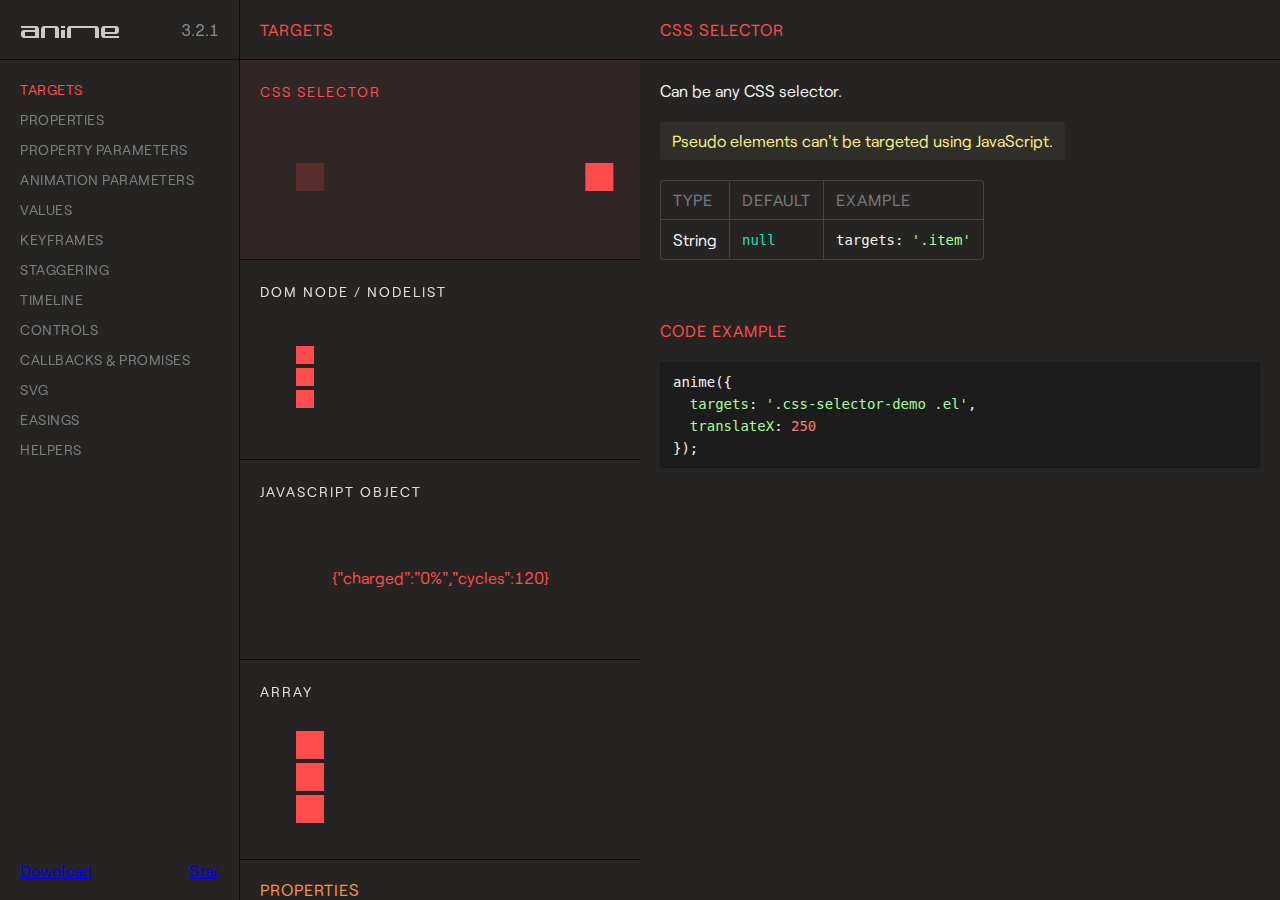
<file: anime-master/documentation/index.html>
<!DOCTYPE html>
<html>
<head>
  <title>Documentation | anime.js</title>
  <meta charset="utf-8">
  <meta name="viewport" content="width=device-width, initial-scale=1, maximum-scale=1">

  <meta property="og:title" content="anime.js">
  <meta property="og:url" content="https://animejs.com">
  <meta property="og:description" content="Javascript animation engine">
  <meta property="og:image" content="https://animejs.com/documentation/assets/img/social-media-image.png">

  <meta name="twitter:card" content="summary_large_image">
  <meta name="twitter:site" content="@juliangarnier">
  <meta name="twitter:creator" content="@juliangarnier">
  <meta name="twitter:title" content="anime.js">
  <meta name="twitter:description" content="Javascript animation engine">
  <meta name="twitter:image" content="https://animejs.com/documentation/assets/img/social-media-image.png">

  <link rel="apple-touch-icon-precomposed" href="assets/img/apple-touch-icon.png">
  <link rel="icon" type="image/png" href="assets/img/favicon.png" >

  <link href="//cloud.typenetwork.com/projects/2160/fontface.css/" rel="stylesheet" type="text/css">

  <link href="assets/css/animejs.css" rel="stylesheet">
  <link href="assets/css/anime-theme.css" rel="stylesheet">
  <link href="assets/css/documentation.css" rel="stylesheet">

  <script src="../lib/anime.min.js"></script>
</head>
<body>
  <div class="content">
    <header class="header">
    <a class="logo" href="https://github.com/juliangarnier/anime/">
      <img class="anime-mini-logo" src="assets/img/anime-mini-logo.svg" />
      <span class="version-number"></span>
    </a>
    </header>
    <section class="pane sidebar">
      <nav class="navigation"></nav>
      <div class="sidebar-info">
        <a class="github-button" href="https://github.com/juliangarnier/anime/archive/master.zip" data-color-scheme="no-preference: dark; light: dark; dark: dark;" data-icon="octicon-cloud-download" aria-label="Download juliangarnier/anime on GitHub">Download</a>
        <a class="github-button" href="https://github.com/juliangarnier/anime" data-color-scheme="no-preference: dark; light: dark; dark: dark;" data-show-count="true" aria-label="Star juliangarnier/anime on GitHub">Star</a>
      </div>
    </section>
    <section class="pane demos">

<!-- TARGETS -->
<article id="targets" class="color-targets">
  <header>
    <h2 class="demos-title">Targets</h2>
  </header>

<div id="cssSelector" class="demo">
  <h3 class="demo-title">CSS Selector</h3>
  <div class="demo-description">
    <p>Can be any CSS selector.</p>
    <p class="bubble warning">Pseudo elements can't be targeted using JavaScript.</p>
    <table>
      <thead>
        <td>Type</td>
        <td>Default</td>
        <td>Example</td>
      </thead>
      <tr>
        <td>String</td>
        <td><code>null</code></td>
        <td><code>targets: '.item'</code></td>
      </tr>
    </table>
  </div>
  <div class="demo-content css-selector-demo">
    <div class="line">
      <div class="square shadow"></div>
      <div class="square el"></div>
    </div>
  </div>
  <script>var cssSelector = function() {
/*DEMO*/
anime({
  targets: '.css-selector-demo .el',
  translateX: 250
});
/*DEMO*/
}
  </script>

</div>

<div id="domNode" class="demo">
  <h3 class="demo-title">DOM Node / NodeList</h3>
  <div class="demo-description">
    <p>
      Can be any DOM Node or NodeList.
    </p>
    <table>
      <thead>
        <td>Type</td>
        <td>Default</td>
        <td>Example</td>
      </thead>
      <tr>
        <td>DOM Node</td>
        <td><code>null</code></td>
        <td><code>targets: el.querySelector('.item')</code></td>
      </tr>
      <tr>
        <td>NodeList</td>
        <td><code>null</code></td>
        <td><code>targets: el.querySelectorAll('.item')</code></td>
      </tr>
    </table>
  </div>
  <div class="demo-content dom-node-demo">
    <div class="line">
      <div class="small square shadow"></div>
      <div class="small square el"></div>
    </div>
    <div class="line">
      <div class="small square shadow"></div>
      <div class="small square el"></div>
    </div>
    <div class="line">
      <div class="small square shadow"></div>
      <div class="small square el"></div>
    </div>
  </div>
  <script>var domNode = function() {
/*DEMO*/
var elements = document.querySelectorAll('.dom-node-demo .el');

anime({
  targets: elements,
  translateX: 270
});
/*DEMO*/
}
  </script>
</div>

<div id="JSobject" class="demo">
  <h3 class="demo-title">JavaScript Object</h3>
  <div class="demo-description">
    <p>
      A JavaScript Object with at least one property containing a numerical value.
    </p>
    <table>
      <thead>
        <td>Type</td>
        <td>Default</td>
        <td>Example</td>
      </thead>
      <tr>
        <td>Object</td>
        <td><code>null</code></td>
        <td><code>targets: myObjectProp</code></td>
      </tr>
    </table>
  </div>
  <div class="demo-content">
    <pre class="battery-log">{"charged":"0%","cycles":120}</pre>
  </div>
  <script>var JSobject = function() {
/*DEMO*/
var logEl = document.querySelector('.battery-log');

var battery = {
  charged: '0%',
  cycles: 120
}

anime({
  targets: battery,
  charged: '100%',
  cycles: 130,
  round: 1,
  easing: 'linear',
  update: function() {
    logEl.innerHTML = JSON.stringify(battery);
  }
});
/*DEMO*/
}
  </script>
<script>
</script>
</div>

<div id="array" class="demo">
  <h3 class="demo-title">Array</h3>
  <div class="demo-description">
    <p>
      An array containing multiple targets.
    </p>
    <p class="bubble info">
      Accepts mixed types. E.g. <code>['.el', domNode, jsObject]</code>
    </p>
    <table>
      <thead>
        <td>Type</td>
        <td>Default</td>
        <td>Example</td>
      </thead>
      <tr>
        <td>Array</td>
        <td><code>null</code></td>
        <td><code>targets: ['.item', el.getElementById('#thing')]</code></td>
      </tr>
    </table>
  </div>
  <div class="demo-content mixed-array-demo">
    <div class="line">
      <div class="square shadow"></div>
      <div class="square el el-01"></div>
    </div>
    <div class="line">
      <div class="square shadow"></div>
      <div class="square el el-02"></div>
    </div>
    <div class="line">
      <div class="square shadow"></div>
      <div class="square el el-03"></div>
    </div>
  </div>
  <script>var array = function() {
/*DEMO*/
var el = document.querySelector('.mixed-array-demo .el-01');

anime({
  targets: [el, '.mixed-array-demo .el-02', '.mixed-array-demo .el-03'],
  translateX: 250
});
/*DEMO*/
}
  </script>

</div>

</article>
<!-- -->

<!-- ANIMATABLE PROPERTIES -->
<article id="properties" class="color-properties">
<header>
  <h2 class="demos-title">Properties</h2>
</header>

<div id="cssProperties" class="demo">
  <h3 class="demo-title">CSS Properties</h3>
  <div class="demo-description">
    <p>
      Any CSS properties can be animated.
    </p>
    <p class="bubble warning">
      Most CSS properties will cause layout changes or repaint, and will result in choppy animation.
      Prioritize opacity and CSS transforms as much as possible.
    </p>
    <p>More details about accepted values in the <a class="color-values" href="#unitlessValue">values</a> section.</p>
    <table>
      <thead>
        <td>Example</td>
        <td>value</td>
      </thead>
      <tr>
        <td><code>opacity</code></td>
        <td><code>.5</code></td>
      </tr>
      <tr>
        <td><code>left</code></td>
        <td><code>'100px'</code></td>
      </tr>
    </table>
  </div>
  <div class="demo-content css-prop-demo">
    <div class="large square shadow"></div>
    <div class="large square el"></div>
  </div>
  <script>var cssProperties = function() {
/*DEMO*/
anime({
  targets: '.css-prop-demo .el',
  left: '240px',
  backgroundColor: '#FFF',
  borderRadius: ['0%', '50%'],
  easing: 'easeInOutQuad'
});
/*DEMO*/
}
  </script>
</div>

<div id="CSStransforms" class="demo">
  <h3 class="demo-title">CSS Transforms</h3>
  <div class="demo-description">
    <p>
      Animate CSS transforms properties individually.
    </p>
    <p class="bubble info">
      It's possible to specify different timing for each transforms properties, more details in the <a class="color-prop-params" href="#specificPropParameters">specific property parameters</a> section.
    </p>
    <p>More details about accepted values in the <a class="color-values" href="#unitlessValue">values</a> section.</p>
    <table>
      <thead>
        <td>Valid properties</td>
        <td>Default unit</td>
      </thead>
      <tr><td><code>'translateX'</code></td><td><code>'px'</code></td></tr>
      <tr><td><code>'translateY'</code></td><td><code>'px'</code></td></tr>
      <tr><td><code>'translateZ'</code></td><td><code>'px'</code></td></tr>
      <tr><td><code>'rotate'</code></td><td><code>'deg'</code></td></tr>
      <tr><td><code>'rotateX'</code></td><td><code>'deg'</code></td></tr>
      <tr><td><code>'rotateY'</code></td><td><code>'deg'</code></td></tr>
      <tr><td><code>'rotateZ'</code></td><td><code>'deg'</code></td></tr>
      <tr><td><code>'scale'</code></td><td><code>—</code></td></tr>
      <tr><td><code>'scaleX'</code></td><td><code>—</code></td></tr>
      <tr><td><code>'scaleY'</code></td><td><code>—</code></td></tr>
      <tr><td><code>'scaleZ'</code></td><td><code>—</code></td></tr>
      <tr><td><code>'skew'</code></td><td><code>'deg'</code></td></tr>
      <tr><td><code>'skewX'</code></td><td><code>'deg'</code></td></tr>
      <tr><td><code>'skewY'</code></td><td><code>'deg'</code></td></tr>
      <tr><td><code>'perspective'</code></td><td><code>'px'</code></td></tr>
    </table>
  </div>
  <div class="demo-content css-transforms-demo">
    <div class="square shadow"></div>
    <div class="square el"></div>
  </div>
  <script>var CSStransforms = function() {
/*DEMO*/
anime({
  targets: '.css-transforms-demo .el',
  translateX: 250,
  scale: 2,
  rotate: '1turn'
});
/*DEMO*/
}
  </script>
</div>

<div id="JSobjProp" class="demo">
  <h3 class="demo-title">Object properties</h3>
  <div class="demo-description">
    <p>
      Any Object property containing a numerical value can be animated.<br>
      More details about accepted values in the <a class="color-values" href="#unitlessValue">values</a> section.
    </p>
    <table>
      <thead>
        <td>Example</td>
        <td>value</td>
      </thead>
      <tr>
        <td><code>prop1</code></td>
        <td><code>50</code></td>
      </tr>
      <tr>
        <td><code>'prop2'</code></td>
        <td><code>'100%'</code></td>
      </tr>
    </table>
  </div>
  <div class="demo-content">
    <pre class="js-object-log">{"prop1":0,"prop2":"0%"}</pre>
  </div>
  <script>var JSobjProp = function() {
/*DEMO*/
var objPropLogEl = document.querySelector('.js-object-log');

var myObject = {
  prop1: 0,
  prop2: '0%'
}

anime({
  targets: myObject,
  prop1: 50,
  prop2: '100%',
  easing: 'linear',
  round: 1,
  update: function() {
    objPropLogEl.innerHTML = JSON.stringify(myObject);
  }
});
/*DEMO*/
}
  </script>
</div>

<div id="domAttr" class="demo">
  <h3 class="demo-title">DOM Attributes</h3>
  <div class="demo-description">
    <p>
      Any DOM Attributes containing a numerical value can be animated.<br>
      More details about accepted values in the <a class="color-values" href="#unitlessValue">values</a> section.
    </p>
    <table>
      <thead>
        <td>Example</td>
        <td>value</td>
      </thead>
      <tr>
        <td><code>value</code></td>
        <td><code>1000</code></td>
      </tr>
      <tr>
        <td><code>volume</code></td>
        <td><code>0</code></td>
      </tr>
      <tr>
        <td><code>data-custom</code></td>
        <td><code>'3 dogs'</code></td>
      </tr>
    </table>
  </div>
  <div class="demo-content dom-attribute-demo">
    <input class="el text-output" value="0"></input>
  </div>
  <script>var domAttr = function() {
/*DEMO*/
anime({
  targets: '.dom-attribute-demo input',
  value: [0, 1000],
  round: 1,
  easing: 'easeInOutExpo'
});
/*DEMO*/
}
  </script>
</div>

<div id="svgAttr" class="demo">
  <h3 class="demo-title">SVG Attributes</h3>
  <div class="demo-description">
    <p>
      Like any other <a class="color-properties" href="#domAttr">DOM attributes</a>, all SVG attributes containing at least one numerical value can be animated.<br>
      More details about accepted values in the <a class="color-values" href="#unitlessValue">values</a> section and SVG animation in the <a class="color-svg" href="#motionPath">SVG</a> section.
    </p>
    <table>
      <thead>
        <td>Example</td>
        <td>value</td>
      </thead>
      <tr>
        <td><code>points</code></td>
        <td><code>'64 68.64 8.574 100 63.446 67.68 64 4 64.554 67.68 119.426 100'</code></td>
      </tr>
      <tr>
        <td><code>scale</code></td>
        <td><code>1</code></td>
      </tr>
      <tr>
        <td><code>baseFrequency</code></td>
        <td><code>0</code></td>
      </tr>
    </table>
  </div>
  <div class="demo-content align-center svg-attributes-demo">
<svg width="128" height="128" viewBox="0 0 128 128">
  <filter id="displacementFilter">
    <feTurbulence type="turbulence" baseFrequency=".05" numOctaves="2" result="turbulence"/>
    <feDisplacementMap in2="turbulence" in="SourceGraphic" scale="15" xChannelSelector="R" yChannelSelector="G"/>
  </filter>
  <polygon points="64 68.64 8.574 100 63.446 67.68 64 4 64.554 67.68 119.426 100" style="filter: url(#displacementFilter)" fill="currentColor"/>
</svg>
  </div>
  <script>var svgAttr = function() {
  // Needed to reset demo
  var polyEl = document.querySelector('.svg-attributes-demo polygon');
  var feTurbulenceEl = document.querySelector('feTurbulence');
  var feDisplacementMap = document.querySelector('feDisplacementMap');
  polyEl.setAttribute('points', '64 68.64 8.574 100 63.446 67.68 64 4 64.554 67.68 119.426 100');
  feTurbulenceEl.setAttribute('baseFrequency', '.05');
  feDisplacementMap.setAttribute('scale', '15');
/*DEMO*/
anime({
  targets: ['.svg-attributes-demo polygon', 'feTurbulence', 'feDisplacementMap'],
  points: '64 128 8.574 96 8.574 32 64 0 119.426 32 119.426 96',
  baseFrequency: 0,
  scale: 1,
  loop: true,
  direction: 'alternate',
  easing: 'easeInOutExpo'
});
/*DEMO*/
}
  </script>

</div>

</article>
<!-- -->

<!-- PROPERTY PARAMETERS -->
<article id="propertyParameters" class="color-prop-params">
  <header>
    <h2 class="demos-title">Property parameters</h2>
  </header>

<div id="duration" class="demo">
  <h3 class="demo-title">Duration</h3>
  <div class="demo-description">
    <p>
      Defines the duration in milliseconds of the animation.
    </p>
    <table>
      <thead>
        <td>Type</td>
        <td>Default</td>
        <td>Example</td>
      </thead>
      <tr>
        <td>Number</td>
        <td><code>1000</code></td>
        <td><code>3000</code></td>
      </tr>
      <tr>
        <td>anime.stagger</td>
        <td>See <a class="color-staggering" href="#staggeringBasics">staggering</a> section</td>
        <td><code>anime.stagger(150)</code></td>
      </tr>
      <tr>
        <td>Function</td>
        <td>See <a class="color-prop-params" href="#functionBasedParameters">function based parameters</a> section</td>
        <td><code>(el, i) => i * 150</code></td>
      </tr>
    </table>
  </div>
  <div class="demo-content duration-demo">
    <div class="label">3000 ms</div>
    <div class="square shadow"></div>
    <div class="square el"></div>
  </div>
  <script>var duration = function() {
/*DEMO*/
anime({
  targets: '.duration-demo .el',
  translateX: 250,
  duration: 3000
});
/*DEMO*/
}
  </script>
</div>

<div id="delay" class="demo">
  <h3 class="demo-title">Delay</h3>
  <div class="demo-description">
    <p>
      Defines the delay in milliseconds of the animation.
    </p>
    <table>
      <thead>
        <td>Type</td>
        <td>Default</td>
        <td>Example</td>
      </thead>
      <tr>
        <td>Number</td>
        <td><code>0</code></td>
        <td><code>1000</code></td>
      </tr>
      <tr>
        <td>anime.stagger</td>
        <td>See <a class="color-staggering" href="#staggeringBasics">staggering</a> section</td>
        <td><code>anime.stagger(150)</code></td>
      </tr>
      <tr>
        <td>Function</td>
        <td>See <a class="color-prop-params" href="#functionBasedParameters">function based parameters</a> section</td>
        <td><code>(el, i) => i * 150</code></td>
      </tr>
    </table>
  </div>
  <div class="demo-content delay-demo">
    <div class="label">1000 ms</div>
    <div class="square shadow"></div>
    <div class="square el"></div>
  </div>
  <script>var delay = function() {
/*DEMO*/
anime({
  targets: '.delay-demo .el',
  translateX: 250,
  delay: 1000
});
/*DEMO*/
}
  </script>
</div>

<div id="endDelay" class="demo">
  <h3 class="demo-title">end delay</h3>
  <div class="demo-description">
    <p>
      Adds some extra time in milliseconds at the end of the animation.
    </p>
    <table>
      <thead>
        <td>Type</td>
        <td>Default</td>
        <td>Example</td>
      </thead>
      <tr>
        <td>Number</td>
        <td><code>0</code></td>
        <td><code>1000</code></td>
      </tr>
      <tr>
        <td>anime.stagger</td>
        <td>See <a class="color-staggering" href="#staggeringBasics">staggering</a> section</td>
        <td><code>anime.stagger(150)</code></td>
      </tr>
      <tr>
        <td>Function</td>
        <td>See <a class="color-prop-params" href="#functionBasedParameters">function based parameters</a> section</td>
        <td><code>(el, i) => i * 150</code></td>
      </tr>
    </table>
  </div>
  <div class="demo-content end-delay-demo">
    <div class="label">1000 ms</div>
    <div class="square shadow"></div>
    <div class="square el"></div>
  </div>
  <script>var endDelay = function() {
/*DEMO*/
anime({
  targets: '.end-delay-demo .el',
  translateX: 250,
  endDelay: 1000,
  direction: 'alternate'
});
/*DEMO*/
}
  </script>

</div>

<div id="easing" class="demo">
  <h3 class="demo-title">Easing</h3>
  <div class="demo-description">
    <p>
      Defines the timing function of the animation.
    </p>
    <p class="bubble info">
      Check out the <a class="color-easings" href="#linearEasing">easings</a> section for a complete list of available easing and parameters.
    </p>
    <table>
      <thead>
        <td>Type</td>
        <td>Default</td>
        <td>Example</td>
      </thead>
      <tr>
        <td>String</td>
        <td><code>'easeOutElastic(1, .5)'</code></td>
        <td><code>easing: 'easeInOutQuad'</code></td>
      </tr>
    </table>
  </div>
  <div class="demo-content easing-demo">
    <div class="label">easeInOutExpo</div>
    <div class="square shadow"></div>
    <div class="square el"></div>
  </div>
  <script>var easing = function() {
/*DEMO*/
anime({
  targets: '.easing-demo .el',
  translateX: 250,
  easing: 'easeInOutExpo'
});
/*DEMO*/
}
  </script>

</div>

<div id="round" class="demo">
  <h3 class="demo-title">Round</h3>
  <div class="demo-description">
    <p>
      Rounds up the value to x decimals.
    </p>
    <table>
      <thead>
        <td>Type</td>
        <td>Default</td>
        <td>Example</td>
      </thead>
      <tr>
        <td>Number</td>
        <td><code>0</code></td>
        <td><code>round: 10</code></td>
      </tr>
    </table>
  </div>
  <div class="demo-content">
    <pre class="round-log">0</pre>
  </div>
  <script>var round = function() {
/*DEMO*/
var roundLogEl = document.querySelector('.round-log');

anime({
  targets: roundLogEl,
  innerHTML: [0, 10000],
  easing: 'linear',
  round: 10 // Will round the animated value to 1 decimal
});
/*DEMO*/
}
  </script>
</div>

<div id="specificPropParameters" class="demo">
  <h3 class="demo-title">Specific property parameters</h3>
  <div class="demo-description">
    <p>
      Defines specific parameters to each property of the animation using an Object as value.<br>
      Other properties that aren't specified in the Object are inheritted from the main animation.
    </p>
    <table>
      <thead>
        <td>Type</td>
        <td>Example</td>
      </thead>
      <tr>
        <td>Object</td>
<td><code>rotate: {
  value: 360,
  duration: 1800,
  easing: 'easeInOutSine'
}</code></td>
      </tr>
    </table>
  </div>
  <div class="demo-content specific-prop-params-demo">
    <div class="square shadow"></div>
    <div class="square el"></div>
  </div>
  <script>var specificPropParameters = function() {
/*DEMO*/
anime({
  targets: '.specific-prop-params-demo .el',
  translateX: {
    value: 250,
    duration: 800
  },
  rotate: {
    value: 360,
    duration: 1800,
    easing: 'easeInOutSine'
  },
  scale: {
    value: 2,
    duration: 1600,
    delay: 800,
    easing: 'easeInOutQuart'
  },
  delay: 250 // All properties except 'scale' inherit 250ms delay
});
/*DEMO*/
}
  </script>

</div>

<div id="functionBasedParameters" class="demo">
  <h3 class="demo-title">Function based parameters</h3>
  <div class="demo-description">
    <p>
      Get different values for every target and property of the animation.
    </p>
    <p>
      The function accepts 3 arguments:
    </p>
    <table>
      <thead>
        <td>Arguments</td>
        <td>Infos</td>
      </thead>
      <tr>
        <td><code>target</code></td>
        <td>The curent animated targeted element</td>
      </tr>
      <tr>
        <td><code>index</code></td>
        <td>The index of the animated targeted element</td>
      </tr>
      <tr>
        <td><code>targetsLength</code></td>
        <td>The total number of animated targets</td>
      </tr>
    </table>
    <p class="bubble info">
      See <a class="color-staggering" href="#staggeringBasics">staggering</a> section for easier values manipulation.
    </p>
  </div>
  <div class="demo-content function-based-params-demo">
    <div class="line">
      <div class="small label">delay = 0 * 100</div>
      <div class="small square shadow"></div>
      <div class="small square el"></div>
    </div>
    <div class="line">
      <div class="small label">delay = 1 * 100</div>
      <div class="small square shadow"></div>
      <div class="small square el"></div>
    </div>
    <div class="line">
      <div class="small label">delay = 2 * 100</div>
      <div class="small square shadow"></div>
      <div class="small square el"></div>
    </div>
  </div>
  <script>var functionBasedParameters = function() {
/*DEMO*/
anime({
  targets: '.function-based-params-demo .el',
  translateX: 270,
  direction: 'alternate',
  loop: true,
  delay: function(el, i, l) {
    return i * 100;
  },
  endDelay: function(el, i, l) {
    return (l - i) * 100;
  }
});
/*DEMO*/
}
  </script>

</div>

</article>
<!-- -->

<!-- ANIMATION PARAMETERS -->
<article id="animationParameters" class="color-anim-params">
  <header>
    <h2 class="demos-title">Animation parameters</h2>
  </header>

<div id="direction" class="demo">
  <h3 class="demo-title">Direction</h3>
  <div class="demo-description">
    <p>
      Defines the direction of the animation.
    </p>
    <table>
      <thead>
        <td>Accepts</td>
        <td>Infos</td>
      </thead>
      <tr>
        <td><code>'normal'</code></td>
        <td>Animation progress goes from 0 to 100%</td>
      </tr>
      <tr>
        <td><code>'reverse'</code></td>
        <td>Animation progress goes from 100% to 0%</td>
      </tr>
      <tr>
        <td><code>'alternate'</code></td>
        <td>Animation progress goes from 0% to 100% then goes back to 0%</td>
      </tr>
    </table>
  </div>
  <div class="demo-content">
    <div class="line">
      <div class="label">normal</div>
      <div class="square shadow"></div>
      <div class="square el dir-normal"></div>
    </div>
    <div class="line">
      <div class="label">reverse</div>
      <div class="square shadow"></div>
      <div class="square el dir-reverse"></div>
    </div>
    <div class="line">
      <div class="label">alternate</div>
      <div class="square shadow"></div>
      <div class="square el dir-alternate"></div>
    </div>
  </div>
  <script>var direction = function() {
/*DEMO*/
anime({
  targets: '.dir-normal',
  translateX: 250,
  easing: 'easeInOutSine'
});

anime({
  targets: '.dir-reverse',
  translateX: 250,
  direction: 'reverse',
  easing: 'easeInOutSine'
});

anime({
  targets: '.dir-alternate',
  translateX: 250,
  direction: 'alternate',
  easing: 'easeInOutSine'
});
/*DEMO*/
}
  </script>

</div>

<div id="loop" class="demo">
  <h3 class="demo-title">Loop</h3>
  <div class="demo-description">
    <p>
      Defines the number of iterations of your animation.
    </p>
    <table>
      <thead>
        <td>Accepts</td>
        <td>Infos</td>
      </thead>
      <tr>
        <td><code>Number</code></td>
        <td>The number of iterations</td>
      </tr>
      <tr>
        <td><code>true</code></td>
        <td>Loop indefinitely</td>
      </tr>
    </table>
  </div>
  <div class="demo-content">
    <div class="line">
      <div class="small label">normal 3 times</div>
      <div class="small square shadow"></div>
      <div class="small square el loop"></div>
    </div>
    <div class="line">
      <div class="small label">reverse 3 times</div>
      <div class="small square shadow"></div>
      <div class="small square el loop-reverse"></div>
    </div>
    <div class="line">
      <div class="small label">alternate 3 times</div>
      <div class="small square shadow"></div>
      <div class="small square el loop-alternate"></div>
    </div>
    <div class="line">
      <div class="small label">normal inifinite</div>
      <div class="small square shadow"></div>
      <div class="small square el loop-infinity"></div>
    </div>
    <div class="line">
      <div class="small label">inifinite reverse</div>
      <div class="small square shadow"></div>
      <div class="small square el loop-reverse-infinity"></div>
    </div>
    <div class="line">
      <div class="small label">inifinite alternate</div>
      <div class="small square shadow"></div>
      <div class="small square el loop-alternate-infinity"></div>
    </div>
  </div>
  <script>var loop = function() {
/*DEMO*/
anime({
  targets: '.loop',
  translateX: 270,
  loop: 3,
  easing: 'easeInOutSine'
});

anime({
  targets: '.loop-infinity',
  translateX: 270,
  loop: true,
  easing: 'easeInOutSine'
});

anime({
  targets: '.loop-reverse',
  translateX: 270,
  loop: 3,
  direction: 'reverse',
  easing: 'easeInOutSine'
});

anime({
  targets: '.loop-reverse-infinity',
  translateX: 270,
  direction: 'reverse',
  loop: true,
  easing: 'easeInOutSine'
});

anime({
  targets: '.loop-alternate',
  translateX: 270,
  loop: 3,
  direction: 'alternate',
  easing: 'easeInOutSine'
});

anime({
  targets: '.loop-alternate-infinity',
  translateX: 270,
  direction: 'alternate',
  loop: true,
  easing: 'easeInOutSine'
});
/*DEMO*/
}
  </script>
</div>

<div id="autoplay" class="demo">
  <h3 class="demo-title">Autoplay</h3>
  <div class="demo-description">
    <p>
      Defines if the animation should automatically starts or not.
    </p>
    <table>
      <thead>
        <td>Accepts</td>
        <td>Infos</td>
      </thead>
      <tr>
        <td><code>true</code></td>
        <td>Automatically starts the animation</td>
      </tr>
      <tr>
        <td><code>false</code></td>
        <td>Animation is paused by default</td>
      </tr>
    </table>
  </div>
  <div class="demo-content">
    <div class="line">
      <div class="label">autoplay: true</div>
      <div class="square shadow"></div>
      <div class="square el autoplay-true"></div>
    </div>
    <div class="line">
      <div class="label">autoplay: false</div>
      <div class="square shadow"></div>
      <div class="square el autoplay-false"></div>
    </div>
  </div>
  <script>var autoplay = function() {
/*DEMO*/
anime({
  targets: '.autoplay-true',
  translateX: 250,
  autoplay: true,
  easing: 'easeInOutSine'
});

anime({
  targets: '.autoplay-false',
  translateX: 250,
  autoplay: false,
  easing: 'easeInOutSine'
});
/*DEMO*/
}
  </script>
</div>

</article>
<!-- -->

<!-- VALUES -->
<article id="values" class="color-values">
<header>
  <h2 class="demos-title">Values</h2>
</header>

<div id="unitlessValue" class="demo">
  <h3 class="demo-title">Unitless</h3>
  <div class="demo-description">
    <p>
      If the original value has a unit, it will be automatically added to the animated value.
    </p>
    <table>
      <thead>
        <td>Type</td>
        <td>Example</td>
      </thead>
      <tr>
        <td>Number</td>
        <td><code>translateX: 250</code></td>
      </tr>
    </table>
  </div>
  <div class="demo-content unitless-values-demo">
    <div class="circle shadow"></div>
    <div class="circle el"></div>
  </div>
  <script>var unitlessValue = function() {
/*DEMO*/
anime({
  targets: '.unitless-values-demo .el',
  translateX: 250, // -> '250px'
  rotate: 540 // -> '540deg'
});
/*DEMO*/
}
  </script>

</div>

<div id="specificUnitValue" class="demo">
  <h3 class="demo-title">Specific unit</h3>
  <div class="demo-description">
    <p>
      Forces the animation to use a certain unit and will automatically convert the initial target value.
    </p>
    <p class="bubble warning">
      Conversion accuracy can vary depending of the unit used.<br>
      You can also define the initial value of the animation directly using an array, see the <a href="#fromToValues" class="color-values">from to values</a> section.
    </p>
    <table>
      <thead>
        <td>Type</td>
        <td>Example</td>
      </thead>
      <tr>
        <td>String</td>
        <td><code>width: '100%'</code></td>
      </tr>
    </table>
  </div>
  <div class="demo-content specific-unit-values-demo">
    <div class="square shadow"></div>
    <div class="square el"></div>
  </div>
  <script>var specificUnitValue = function() {
/*DEMO*/
anime({
  targets: '.specific-unit-values-demo .el',
  width: '100%', // -> from '28px' to '100%',
  easing: 'easeInOutQuad',
  direction: 'alternate',
  loop: true
});
/*DEMO*/
}
  </script>

</div>

<div id="relativeValues" class="demo">
  <h3 class="demo-title">Relative</h3>
  <div class="demo-description">
    <p>
      Adds, substracts or multiplies the original value.
    </p>
    <table>
      <thead>
        <td>Accepts</td>
        <td>Effect</td>
        <td>Example</td>
      </thead>
      <tr>
        <td><code>'+='</code></td>
        <td>Add</td>
        <td><code>'+=100'</code></td>
      </tr>
      <tr>
        <td><code>'-='</code></td>
        <td>Substract</td>
        <td><code>'-=2turn'</code></td>
      </tr>
      <tr>
        <td><code>'*='</code></td>
        <td>Multiply</td>
        <td><code>'*=10'</code></td>
      </tr>
    </table>
  </div>
  <div class="demo-content">
    <div class="circle shadow"></div>
    <div class="circle el relative-values"></div>
  </div>
  <script>var relativeValues = function() {
/*DEMO*/
var relativeEl = document.querySelector('.el.relative-values');
relativeEl.style.transform = 'translateX(100px)';

anime({
  targets: '.el.relative-values',
  translateX: {
    value: '*=2.5', // 100px * 2.5 = '250px'
    duration: 1000
  },
  width: {
    value: '-=20px', // 28 - 20 = '8px'
    duration: 1800,
    easing: 'easeInOutSine'
  },
  rotate: {
    value: '+=2turn', // 0 + 2 = '2turn'
    duration: 1800,
    easing: 'easeInOutSine'
  },
  direction: 'alternate'
});
/*DEMO*/
}
  </script>

</div>

<div id="colors" class="demo">
  <h3 class="demo-title">Colors</h3>
  <div class="demo-description">
    <p>
      <i>anime.js</i> accepts and converts Hexadecimal, RGB, RGBA, HSL, and HSLA color values.
    </p>
    <p class="bubble warning">
      CSS color codes ( e.g. : <code>'red', 'yellow', 'aqua'</code> ) are not supported.
    </p>
    <table>
      <thead>
        <td>Accepts</td>
        <td>Example</td>
      </thead>
      <tr>
        <td>Hexadecimal</td>
        <td><code>'#FFF'</code> or <code>'#FFFFFF'</code></td>
      </tr>
      <tr>
        <td>RGB</td>
        <td><code>'rgb(255, 255, 255)'</code></td>
      </tr>
      <tr>
        <td>RGBA</td>
        <td><code>'rgba(255, 255, 255, .2)'</code></td>
      </tr>
      <tr>
        <td>HSL</td>
        <td><code>'hsl(0, 100%, 100%)'</code></td>
      </tr>
      <tr>
        <td>HSLA</td>
        <td><code>'hsla(0, 100%, 100%, .2)'</code></td>
      </tr>
    </table>
  </div>
  <div class="demo-content colors-demo">
    <div class="line">
      <div class="small label">HEX</div>
      <div class="small circle shadow"></div>
      <div class="small circle el color-hex"></div>
    </div>
    <div class="line">
      <div class="small label">RGB</div>
      <div class="small circle shadow"></div>
      <div class="small circle el color-rgb"></div>
    </div>
    <div class="line">
      <div class="small label">HSL</div>
      <div class="small circle shadow"></div>
      <div class="small circle el color-hsl"></div>
    </div>
    <div class="line">
      <div class="small label">RGBA</div>
      <div class="small circle shadow"></div>
      <div class="small circle el color-rgba"></div>
    </div>
    <div class="line">
      <div class="small label">HSLA</div>
      <div class="small circle shadow"></div>
      <div class="small circle el color-hsla"></div>
    </div>
  </div>
  <script>var colors = function() {
/*DEMO*/
var colorsExamples = anime.timeline({
  endDelay: 1000,
  easing: 'easeInOutQuad',
  direction: 'alternate',
  loop: true
})
.add({ targets: '.color-hex',  background: '#FFF' }, 0)
.add({ targets: '.color-rgb',  background: 'rgb(255,255,255)' }, 0)
.add({ targets: '.color-hsl',  background: 'hsl(0, 100%, 100%)' }, 0)
.add({ targets: '.color-rgba', background: 'rgba(255,255,255, .2)' }, 0)
.add({ targets: '.color-hsla', background: 'hsla(0, 100%, 100%, .2)' }, 0)
.add({ targets: '.colors-demo .el', translateX: 270 }, 0);
/*DEMO*/
}
  </script>

</div>

<div id="fromToValues" class="demo">
  <h3 class="demo-title">From To</h3>
  <div class="demo-description">
    <p>
      Forces the animation to start at a specified value.
    </p>
    <table>
      <thead>
        <td>Type</td>
        <td>Example</td>
      </thead>
      <tr>
        <td><code>Array</code></td>
        <td><code>['50%', '100%']</code></td>
      </tr>
    </table>
  </div>
  <div class="demo-content">
    <div class="circle shadow"></div>
    <div class="circle el from-to-values"></div>
  </div>
  <script>var fromToValues = function() {
/*DEMO*/
anime({
  targets: '.el.from-to-values',
  translateX: [100, 250], // from 100 to 250
  delay: 500,
  direction: 'alternate',
  loop: true
});
/*DEMO*/
}
  </script>

</div>

<div id="functionBasedPropVal" class="demo">
  <h3 class="demo-title">Function based values</h3>
  <div class="demo-description">
    <p>
      Get different values for every target and property of the animation.
    </p>
    <p>
      The function accepts 3 arguments:
    </p>
    <table>
      <thead>
        <td>Arguments</td>
        <td>Infos</td>
      </thead>
      <tr>
        <td><code>target</code></td>
        <td>The curently animated targeted element</td>
      </tr>
      <tr>
        <td><code>index</code></td>
        <td>The index of the animated targeted element</td>
      </tr>
      <tr>
        <td><code>targetsLength</code></td>
        <td>The total number of animated targets</td>
      </tr>
    </table>
  </div>
  <div class="demo-content function-based-values-demo">
    <div class="line">
      <div class="small circle shadow"></div>
      <div data-x="170" class="small circle el"></div>
    </div>
    <div class="line">
      <div class="small circle shadow"></div>
      <div data-x="80" class="small circle el"></div>
    </div>
    <div class="line">
      <div class="small circle shadow"></div>
      <div data-x="270" class="small circle el"></div>
    </div>
  </div>
  <script>var functionBasedPropVal = function() {
/*DEMO*/
anime({
  targets: '.function-based-values-demo .el',
  translateX: function(el) {
    return el.getAttribute('data-x');
  },
  translateY: function(el, i) {
    return 50 + (-50 * i);
  },
  scale: function(el, i, l) {
    return (l - i) + .25;
  },
  rotate: function() { return anime.random(-360, 360); },
  borderRadius: function() { return ['50%', anime.random(10, 35) + '%']; },
  duration: function() { return anime.random(1200, 1800); },
  delay: function() { return anime.random(0, 400); },
  direction: 'alternate',
  loop: true
});
/*DEMO*/
}
  </script>

</div>

</article>
<!-- -->

<!-- KEYFRAMES -->
<article id="keyframes" class="color-keyframes">
<header>
  <h2 class="demos-title">Keyframes</h2>
</header>

<div id="animationKeyframes" class="demo">
  <h3 class="demo-title">Animation keyframes</h3>
  <div class="demo-description">
    <p>
      Animation keyframes are defined using an Array, within the <code>keyframes</code> property.
    </p>
    <p class="bubble info">
      If there is no duration specified inside the keyframes, each keyframe duration will be equal to the animation's total duration divided by the number of keyframes.
    </p>
    <table>
      <thead>
        <td>Type</td>
        <td>Example</td>
      </thead>
      <tr>
        <td><code>Array</code></td>
        <td><code>[
  {value: 100, easing: 'easeOutExpo'},
  {value: 200, delay: 500},
  {value: 300, duration: 1000}
]</code></td>
      </tr>
    </table>
  </div>
  <div class="demo-content animation-keyframes-demo">
    <div class="circle shadow"></div>
    <div class="circle el keyframes"></div>
  </div>
  <script>var animationKeyframes = function() {
/*DEMO*/
anime({
  targets: '.animation-keyframes-demo .el',
  keyframes: [
    {translateY: -40},
    {translateX: 250},
    {translateY: 40},
    {translateX: 0},
    {translateY: 0}
  ],
  duration: 4000,
  easing: 'easeOutElastic(1, .8)',
  loop: true
});
/*DEMO*/
}
  </script>
</div>

<div id="propertyKeyframes" class="demo">
  <h3 class="demo-title">Property keyframes</h3>
  <div class="demo-description">
    <p>
      Similar to <a class="color-keyframes" href="#animationKeyframes">animation keyframes</a>, property keyframes are defined using an Array of property Object. Property keyframes allow overlapping animations since each property have its own keyframes array.
    </p>
    <p class="bubble info">
      If there is no duration specified inside the keyframes, each keyframe duration will be equal to the animation's total duration divided by the number of keyframes.
    </p>
    <table>
      <thead>
        <td>Type</td>
        <td>Example</td>
      </thead>
      <tr>
        <td><code>Array</code></td>
        <td><code>[
  {value: 100, easing: 'easeOutExpo'},
  {value: 200, delay: 500},
  {value: 300, duration: 1000}
]</code></td>
      </tr>
    </table>
  </div>
  <div class="demo-content property-keyframes-demo">
    <div class="circle shadow"></div>
    <div class="circle el keyframes"></div>
  </div>
  <script>var propertyKeyframes = function() {
/*DEMO*/
anime({
  targets: '.property-keyframes-demo .el',
  translateX: [
    { value: 250, duration: 1000, delay: 500 },
    { value: 0, duration: 1000, delay: 500 }
  ],
  translateY: [
    { value: -40, duration: 500 },
    { value: 40, duration: 500, delay: 1000 },
    { value: 0, duration: 500, delay: 1000 }
  ],
  scaleX: [
    { value: 4, duration: 100, delay: 500, easing: 'easeOutExpo' },
    { value: 1, duration: 900 },
    { value: 4, duration: 100, delay: 500, easing: 'easeOutExpo' },
    { value: 1, duration: 900 }
  ],
  scaleY: [
    { value: [1.75, 1], duration: 500 },
    { value: 2, duration: 50, delay: 1000, easing: 'easeOutExpo' },
    { value: 1, duration: 450 },
    { value: 1.75, duration: 50, delay: 1000, easing: 'easeOutExpo' },
    { value: 1, duration: 450 }
  ],
  easing: 'easeOutElastic(1, .8)',
  loop: true
});
/*DEMO*/
}
  </script>
</div>

</article>
<!-- -->

<!-- STAGGERING -->
<article id="staggering" class="color-staggering">
<header>
  <h2 class="demos-title">Staggering</h2>
</header>

<div id="staggeringBasics" class="demo">
  <h3 class="demo-title">Staggering basics</h3>
  <div class="demo-description">
    <p>
      Staggering allows you to animate multiple elements with <a href="https://en.wikipedia.org/wiki/Follow_through_and_overlapping_action">follow through and overlapping action</a>.
    </p>
    <pre><code>anime.stagger(value, options)</code></pre>
    <table>
      <thead>
        <td>Arguments</td>
        <td>Type</td>
        <td>Info</td>
        <td>Required</td>
      </thead>
      <tr>
        <td>Value</td>
        <td><code>Number</code>, <code>String</code>, <code>Array</code></td>
        <td>The manipulated value(s)</td>
        <td>Yes</td>
      </tr>
      <tr>
        <td>Options</td>
        <td><code>Object</code></td>
        <td>Stagger parameters</td>
        <td>No</td>
      </tr>
    </table>
  </div>
  <div class="demo-content basic-staggering-demo">
    <div class="line">
      <div class="label">delay = (100 * 0) ms</div>
      <div class="small square shadow"></div>
      <div class="small square el"></div>
    </div>
    <div class="line">
      <div class="label">delay = (100 * 1) ms</div>
      <div class="small square shadow"></div>
      <div class="small square el"></div>
    </div>
    <div class="line">
      <div class="label">delay = (100 * 2) ms</div>
      <div class="small square shadow"></div>
      <div class="small square el"></div>
    </div>
    <div class="line">
      <div class="label">delay = (100 * 3) ms</div>
      <div class="small square shadow"></div>
      <div class="small square el"></div>
    </div>
    <div class="line">
      <div class="label">delay = (100 * 4) ms</div>
      <div class="small square shadow"></div>
      <div class="small square el"></div>
    </div>
    <div class="line">
      <div class="label">delay = (100 * 5) ms</div>
      <div class="small square shadow"></div>
      <div class="small square el"></div>
    </div>
  </div>
  <script>var staggeringBasics = function() {
/*DEMO*/
anime({
  targets: '.basic-staggering-demo .el',
  translateX: 270,
  delay: anime.stagger(100) // increase delay by 100ms for each elements.
});
/*DEMO*/
}
  </script>
</div>

<div id="staggeringStartValue" class="demo">
  <h3 class="demo-title">Start value</h3>
  <div class="demo-description">
    <p>
      Starts the staggering effect from a specific value.
    </p>
    <pre><code>anime.stagger(value, {start: startValue})</code></pre>
    <table>
      <thead>
        <td>Types</td>
        <td>Info</td>
      </thead>
      <tr>
        <td><code>Number</code>, <code>String</code>
        <td>Same as propety values, see <a href="#unitlessValue" class="color-values">values section</a></td>
      </tr>
    </table>
  </div>
  <div class="demo-content staggering-start-value-demo">
    <div class="line">
      <div class="label">delay = 500 + (100 * 0) ms</div>
      <div class="small square shadow"></div>
      <div class="small square el"></div>
    </div>
    <div class="line">
      <div class="label">delay = 500 + (100 * 1) ms</div>
      <div class="small square shadow"></div>
      <div class="small square el"></div>
    </div>
    <div class="line">
      <div class="label">delay = 500 + (100 * 2) ms</div>
      <div class="small square shadow"></div>
      <div class="small square el"></div>
    </div>
    <div class="line">
      <div class="label">delay = 500 + (100 * 3) ms</div>
      <div class="small square shadow"></div>
      <div class="small square el"></div>
    </div>
    <div class="line">
      <div class="label">delay = 500 + (100 * 4) ms</div>
      <div class="small square shadow"></div>
      <div class="small square el"></div>
    </div>
    <div class="line">
      <div class="label">delay = 500 + (100 * 5) ms</div>
      <div class="small square shadow"></div>
      <div class="small square el"></div>
    </div>
  </div>
  <script>var staggeringStartValue = function() {
/*DEMO*/
anime({
  targets: '.staggering-start-value-demo .el',
  translateX: 270,
  delay: anime.stagger(100, {start: 500}) // delay starts at 500ms then increase by 100ms for each elements.
});
/*DEMO*/
}
  </script>
</div>

<div id="rangeValueStaggering" class="demo">
  <h3 class="demo-title">Range value</h3>
  <div class="demo-description">
    <p>
      Distributes evenly values between two numbers.
    </p>
    <pre><code>anime.stagger([startValue, endValue])</code></pre>
    <table>
      <thead>
        <td>Type</td>
        <td>Info</td>
      </thead>
      <tr>
        <td><code>'easingName'</code></td>
        <td>All valid easing names are accepted, see <a href="#easings" class="color-easings">easings section</a></td>
      </tr>
      <tr>
        <td><code>function(i)</code></td>
        <td>Custom easing function, see <a href="#customEasing" class="color-easings">custom easings section</a></td>
      </tr>
    </table>
  </div>
  <div class="demo-content range-value-staggering-demo">
    <div class="line">
      <div class="label">rotate = -360 + ((360 - (-360)) / 5) * 0</div>
      <div class="small square shadow"></div>
      <div class="small square el"></div>
    </div>
    <div class="line">
      <div class="label">rotate = -360 + ((360 - (-360)) / 5) * 1</div>
      <div class="small square shadow"></div>
      <div class="small square el"></div>
    </div>
    <div class="line">
      <div class="label">rotate = -360 + ((360 - (-360)) / 5) * 2</div>
      <div class="small square shadow"></div>
      <div class="small square el"></div>
    </div>
    <div class="line">
      <div class="label">rotate = -360 + ((360 - (-360)) / 5) * 3</div>
      <div class="small square shadow"></div>
      <div class="small square el"></div>
    </div>
    <div class="line">
      <div class="label">rotate = -360 + ((360 - (-360)) / 5) * 4</div>
      <div class="small square shadow"></div>
      <div class="small square el"></div>
    </div>
    <div class="line">
      <div class="label">rotate = -360 + ((360 - (-360)) / 5) * 5</div>
      <div class="small square shadow"></div>
      <div class="small square el"></div>
    </div>
  </div>
  <script>var rangeValueStaggering = function() {
/*DEMO*/
anime({
  targets: '.range-value-staggering-demo .el',
  translateX: 270,
  rotate: anime.stagger([-360, 360]), // rotation will be distributed from -360deg to 360deg evenly between all elements
  easing: 'easeInOutQuad'
});
/*DEMO*/
}
  </script>
</div>

<div id="staggeringFrom" class="demo">
  <h3 class="demo-title">From value</h3>
  <div class="demo-description">
    <p>
      Starts the stagger effect from a specific position.
    </p>
    <pre><code>anime.stagger(value, {from: startingPosition})</code></pre>
    <table>
      <thead>
        <td>Options</td>
        <td>Type</td>
        <td>Info</td>
      </thead>
      <tr>
        <td><code>'first'</code> (default)</td>
        <td><code>'string'</code></td>
        <td>Start the effect from the first element</td>
      </tr>
      <tr>
        <td><code>'last'</code></td>
        <td><code>'string'</code></td>
        <td>Start the effect from the last element</td>
      </tr>
      <tr>
        <td><code>'center'</code></td>
        <td><code>'string'</code></td>
        <td>Start the effect from the center</td>
      </tr>
      <tr>
        <td><code>index</code></td>
        <td><code>number</code></td>
        <td>Start the effect from the specified index</td>
      </tr>
    </table>
  </div>
  <div class="demo-content staggering-from-demo">
    <div class="line">
      <div class="small square shadow"></div>
      <div class="small square el"></div>
    </div>
    <div class="line">
      <div class="small square shadow"></div>
      <div class="small square el"></div>
    </div>
    <div class="line">
      <div class="small square shadow"></div>
      <div class="small square el"></div>
    </div>
    <div class="line">
      <div class="small square shadow"></div>
      <div class="small square el"></div>
    </div>
    <div class="line">
      <div class="small square shadow"></div>
      <div class="small square el"></div>
    </div>
    <div class="line">
      <div class="small square shadow"></div>
      <div class="small square el"></div>
    </div>
  </div>
  <script>var staggeringFrom = function() {
/*DEMO*/
anime({
  targets: '.staggering-from-demo .el',
  translateX: 270,
  delay: anime.stagger(100, {from: 'center'})
});
/*DEMO*/
}
  </script>
</div>

<div id="staggeringDirection" class="demo">
  <h3 class="demo-title">Direction</h3>
  <div class="demo-description">
    <p>
      Changes the order in which the stagger operates.
    </p>
    <pre><code>anime.stagger(value, {direction: 'reverse'})</code></pre>
    <table>
      <thead>
        <td>Options</td>
        <td>Info</td>
      </thead>
      <tr>
        <td><code>'normal'</code> (default)</td>
        <td>Normal staggering, from the first element to the last</td>
      </tr>
      <tr>
        <td><code>'reverse'</code></td>
        <td>Reversed staggering, from the last element to the first</td>
      </tr>
    </table>
  </div>
  <div class="demo-content staggering-direction-demo">
    <div class="line">
      <div class="small square shadow"></div>
      <div class="small square el"></div>
    </div>
    <div class="line">
      <div class="small square shadow"></div>
      <div class="small square el"></div>
    </div>
    <div class="line">
      <div class="small square shadow"></div>
      <div class="small square el"></div>
    </div>
    <div class="line">
      <div class="small square shadow"></div>
      <div class="small square el"></div>
    </div>
    <div class="line">
      <div class="small square shadow"></div>
      <div class="small square el"></div>
    </div>
    <div class="line">
      <div class="small square shadow"></div>
      <div class="small square el"></div>
    </div>
  </div>
  <script>var staggeringDirection = function() {
/*DEMO*/
anime({
  targets: '.staggering-direction-demo .el',
  translateX: 270,
  delay: anime.stagger(100, {direction: 'reverse'})
});
/*DEMO*/
}
  </script>
</div>

<div id="staggeringEasing" class="demo">
  <h3 class="demo-title">Easing</h3>
  <div class="demo-description">
    <p>
      Stagger values using an easing function.
    </p>
    <pre><code>anime.stagger(value, {easing: 'easingName'})</code></pre>
    <table>
      <thead>
        <td>Type</td>
        <td>Info</td>
      </thead>
      <tr>
        <td><code>'string'</code></td>
        <td>All valid <a href="#easings" class="color-easings">easing names</a> are accepted</td>
      </tr>
      <tr>
        <td><code>function(i)</code></td>
        <td>Use your own <a href="#customEasing" class="color-easings">custom easings function</a></td>
      </tr>
    </table>
  </div>
  <div class="demo-content staggering-easing-demo">
    <div class="line">
      <div class="small square shadow"></div>
      <div class="small square el"></div>
    </div>
    <div class="line">
      <div class="small square shadow"></div>
      <div class="small square el"></div>
    </div>
    <div class="line">
      <div class="small square shadow"></div>
      <div class="small square el"></div>
    </div>
    <div class="line">
      <div class="small square shadow"></div>
      <div class="small square el"></div>
    </div>
    <div class="line">
      <div class="small square shadow"></div>
      <div class="small square el"></div>
    </div>
    <div class="line">
      <div class="small square shadow"></div>
      <div class="small square el"></div>
    </div>
  </div>
  <script>var staggeringEasing = function() {
/*DEMO*/
anime({
  targets: '.staggering-easing-demo .el',
  translateX: 270,
  delay: anime.stagger(300, {easing: 'easeOutQuad'})
});
/*DEMO*/
}
  </script>
</div>

<div id="gridStaggering" class="demo">
  <h3 class="demo-title">Grid</h3>
  <div class="demo-description">
    <p>
      Staggering values based a 2D array that allow "ripple" effects.
    </p>
    <pre><code>anime.stagger(value, {grid: [rows, columns]})</code></pre>
    <table>
      <thead>
        <td>Type</td>
        <td>Info</td>
      </thead>
      <tr>
        <td><code>array</code></td>
        <td>A 2 items array, the first value is the number of rows, the second the number of columns</td>
      </tr>
    </table>
  </div>
  <div class="demo-content staggering-grid-demo">
    <div class="grid">
      <div class="small square el"></div>
      <div class="small square el"></div>
      <div class="small square el"></div>
      <div class="small square el"></div>
      <div class="small square el"></div>
      <div class="small square el"></div>
      <div class="small square el"></div>
      <div class="small square el"></div>
      <div class="small square el"></div>
      <div class="small square el"></div>
      <div class="small square el"></div>
      <div class="small square el"></div>
      <div class="small square el"></div>
      <div class="small square el"></div>
      <div class="small square el"></div>
      <div class="small square el"></div>
      <div class="small square el"></div>
      <div class="small square el"></div>
      <div class="small square el"></div>
      <div class="small square el"></div>
      <div class="small square el"></div>
      <div class="small square el"></div>
      <div class="small square el"></div>
      <div class="small square el"></div>
      <div class="small square el"></div>
      <div class="small square el"></div>
      <div class="small square el"></div>
      <div class="small square el"></div>
      <div class="small square el"></div>
      <div class="small square el"></div>
      <div class="small square el"></div>
      <div class="small square el"></div>
      <div class="small square el"></div>
      <div class="small square el"></div>
      <div class="small square el"></div>
      <div class="small square el"></div>
      <div class="small square el"></div>
      <div class="small square el"></div>
      <div class="small square el"></div>
      <div class="small square el"></div>
      <div class="small square el"></div>
      <div class="small square el"></div>
      <div class="small square el"></div>
      <div class="small square el"></div>
      <div class="small square el"></div>
      <div class="small square el"></div>
      <div class="small square el"></div>
      <div class="small square el"></div>
      <div class="small square el"></div>
      <div class="small square el"></div>
      <div class="small square el"></div>
      <div class="small square el"></div>
      <div class="small square el"></div>
      <div class="small square el"></div>
      <div class="small square el"></div>
      <div class="small square el"></div>
      <div class="small square el"></div>
      <div class="small square el"></div>
      <div class="small square el"></div>
      <div class="small square el"></div>
      <div class="small square el"></div>
      <div class="small square el"></div>
      <div class="small square el"></div>
      <div class="small square el"></div>
      <div class="small square el"></div>
      <div class="small square el"></div>
      <div class="small square el"></div>
      <div class="small square el"></div>
      <div class="small square el"></div>
      <div class="small square el"></div>
    </div>
    <div class="grid shadow">
      <div class="small square"></div>
      <div class="small square"></div>
      <div class="small square"></div>
      <div class="small square"></div>
      <div class="small square"></div>
      <div class="small square"></div>
      <div class="small square"></div>
      <div class="small square"></div>
      <div class="small square"></div>
      <div class="small square"></div>
      <div class="small square"></div>
      <div class="small square"></div>
      <div class="small square"></div>
      <div class="small square"></div>
      <div class="small square"></div>
      <div class="small square"></div>
      <div class="small square"></div>
      <div class="small square"></div>
      <div class="small square"></div>
      <div class="small square"></div>
      <div class="small square"></div>
      <div class="small square"></div>
      <div class="small square"></div>
      <div class="small square"></div>
      <div class="small square"></div>
      <div class="small square"></div>
      <div class="small square"></div>
      <div class="small square"></div>
      <div class="small square"></div>
      <div class="small square"></div>
      <div class="small square"></div>
      <div class="small square"></div>
      <div class="small square"></div>
      <div class="small square"></div>
      <div class="small square"></div>
      <div class="small square"></div>
      <div class="small square"></div>
      <div class="small square"></div>
      <div class="small square"></div>
      <div class="small square"></div>
      <div class="small square"></div>
      <div class="small square"></div>
      <div class="small square"></div>
      <div class="small square"></div>
      <div class="small square"></div>
      <div class="small square"></div>
      <div class="small square"></div>
      <div class="small square"></div>
      <div class="small square"></div>
      <div class="small square"></div>
      <div class="small square"></div>
      <div class="small square"></div>
      <div class="small square"></div>
      <div class="small square"></div>
      <div class="small square"></div>
      <div class="small square"></div>
      <div class="small square"></div>
      <div class="small square"></div>
      <div class="small square"></div>
      <div class="small square"></div>
      <div class="small square"></div>
      <div class="small square"></div>
      <div class="small square"></div>
      <div class="small square"></div>
      <div class="small square"></div>
      <div class="small square"></div>
      <div class="small square"></div>
      <div class="small square"></div>
      <div class="small square"></div>
      <div class="small square"></div>
    </div>
  </div>
  <script>var gridStaggering = function() {
/*DEMO*/
anime({
  targets: '.staggering-grid-demo .el',
  scale: [
    {value: .1, easing: 'easeOutSine', duration: 500},
    {value: 1, easing: 'easeInOutQuad', duration: 1200}
  ],
  delay: anime.stagger(200, {grid: [14, 5], from: 'center'})
});
/*DEMO*/
}
  </script>
</div>

<div id="gridAxisStaggering" class="demo">
  <h3 class="demo-title">Axis</h3>
  <div class="demo-description">
    <p>
      Forces the direction of a <a href="#gridStaggering" class="color-staggering">grid starrering</a> effect.
    </p>
    <pre><code>anime.stagger(value, {grid: [rows, columns], axis: 'x'})</code></pre>
    <table>
      <thead>
        <td>Parameters</td>
        <td>Info</td>
      </thead>
      <tr>
        <td><code>'x'</code></td>
        <td>Follows the x axis</td>
      </tr>
      <tr>
        <td><code>'y'</code></td>
        <td>Follows the y axis</td>
      </tr>
    </table>
  </div>
  <div class="demo-content staggering-axis-grid-demo">
    <div class="grid">
      <div class="small square el"></div>
      <div class="small square el"></div>
      <div class="small square el"></div>
      <div class="small square el"></div>
      <div class="small square el"></div>
      <div class="small square el"></div>
      <div class="small square el"></div>
      <div class="small square el"></div>
      <div class="small square el"></div>
      <div class="small square el"></div>
      <div class="small square el"></div>
      <div class="small square el"></div>
      <div class="small square el"></div>
      <div class="small square el"></div>
      <div class="small square el"></div>
      <div class="small square el"></div>
      <div class="small square el"></div>
      <div class="small square el"></div>
      <div class="small square el"></div>
      <div class="small square el"></div>
      <div class="small square el"></div>
      <div class="small square el"></div>
      <div class="small square el"></div>
      <div class="small square el"></div>
      <div class="small square el"></div>
      <div class="small square el"></div>
      <div class="small square el"></div>
      <div class="small square el"></div>
      <div class="small square el"></div>
      <div class="small square el"></div>
      <div class="small square el"></div>
      <div class="small square el"></div>
      <div class="small square el"></div>
      <div class="small square el"></div>
      <div class="small square el"></div>
      <div class="small square el"></div>
      <div class="small square el"></div>
      <div class="small square el"></div>
      <div class="small square el"></div>
      <div class="small square el"></div>
      <div class="small square el"></div>
      <div class="small square el"></div>
      <div class="small square el"></div>
      <div class="small square el"></div>
      <div class="small square el"></div>
      <div class="small square el"></div>
      <div class="small square el"></div>
      <div class="small square el"></div>
      <div class="small square el"></div>
      <div class="small square el"></div>
      <div class="small square el"></div>
      <div class="small square el"></div>
      <div class="small square el"></div>
      <div class="small square el"></div>
      <div class="small square el"></div>
      <div class="small square el"></div>
      <div class="small square el"></div>
      <div class="small square el"></div>
      <div class="small square el"></div>
      <div class="small square el"></div>
      <div class="small square el"></div>
      <div class="small square el"></div>
      <div class="small square el"></div>
      <div class="small square el"></div>
      <div class="small square el"></div>
      <div class="small square el"></div>
      <div class="small square el"></div>
      <div class="small square el"></div>
      <div class="small square el"></div>
      <div class="small square el"></div>
    </div>
    <div class="grid shadow">
      <div class="small square"></div>
      <div class="small square"></div>
      <div class="small square"></div>
      <div class="small square"></div>
      <div class="small square"></div>
      <div class="small square"></div>
      <div class="small square"></div>
      <div class="small square"></div>
      <div class="small square"></div>
      <div class="small square"></div>
      <div class="small square"></div>
      <div class="small square"></div>
      <div class="small square"></div>
      <div class="small square"></div>
      <div class="small square"></div>
      <div class="small square"></div>
      <div class="small square"></div>
      <div class="small square"></div>
      <div class="small square"></div>
      <div class="small square"></div>
      <div class="small square"></div>
      <div class="small square"></div>
      <div class="small square"></div>
      <div class="small square"></div>
      <div class="small square"></div>
      <div class="small square"></div>
      <div class="small square"></div>
      <div class="small square"></div>
      <div class="small square"></div>
      <div class="small square"></div>
      <div class="small square"></div>
      <div class="small square"></div>
      <div class="small square"></div>
      <div class="small square"></div>
      <div class="small square"></div>
      <div class="small square"></div>
      <div class="small square"></div>
      <div class="small square"></div>
      <div class="small square"></div>
      <div class="small square"></div>
      <div class="small square"></div>
      <div class="small square"></div>
      <div class="small square"></div>
      <div class="small square"></div>
      <div class="small square"></div>
      <div class="small square"></div>
      <div class="small square"></div>
      <div class="small square"></div>
      <div class="small square"></div>
      <div class="small square"></div>
      <div class="small square"></div>
      <div class="small square"></div>
      <div class="small square"></div>
      <div class="small square"></div>
      <div class="small square"></div>
      <div class="small square"></div>
      <div class="small square"></div>
      <div class="small square"></div>
      <div class="small square"></div>
      <div class="small square"></div>
      <div class="small square"></div>
      <div class="small square"></div>
      <div class="small square"></div>
      <div class="small square"></div>
      <div class="small square"></div>
      <div class="small square"></div>
      <div class="small square"></div>
      <div class="small square"></div>
      <div class="small square"></div>
      <div class="small square"></div>
    </div>
  </div>
  <script>var gridAxisStaggering = function() {
/*DEMO*/
anime({
  targets: '.staggering-axis-grid-demo .el',
  translateX: anime.stagger(10, {grid: [14, 5], from: 'center', axis: 'x'}),
  translateY: anime.stagger(10, {grid: [14, 5], from: 'center', axis: 'y'}),
  rotateZ: anime.stagger([0, 90], {grid: [14, 5], from: 'center', axis: 'x'}),
  delay: anime.stagger(200, {grid: [14, 5], from: 'center'}),
  easing: 'easeInOutQuad'
});
/*DEMO*/
}
  </script>
</div>

</article>
<!-- -->

<!-- TIMELINE -->
<article id="timeline" class="color-tl">
<header>
  <h2 class="demos-title">Timeline</h2>
</header>

<div id="timelineBasics" class="demo">
  <h3 class="demo-title">Timeline basics</h3>
  <div class="demo-description">
    <p>
      Timelines let you synchronise multiple animations together.<br>
      By default each animation added to the timeline starts after the previous animation ends.
    </p>
    <p>
      Creating a timeline:
    </p>
<pre><code>var myTimeline = anime.timeline(parameters);</code></pre>
    <table>
      <thead>
        <td>Argument</td>
        <td>Type</td>
        <td>Info</td>
        <td>Required</td>
      </thead>
      <tr>
        <td><code>parameters</code></td>
        <td><code>Object</code></td>
        <td>The default parameters of the timeline inherited by children</td>
        <td>No</td>
      </tr>
    </table>
    <p>
      Adding animations to a timeline:
    </p>
<pre><code>myTimeline.add(parameters, offset);</code></pre>
    <table>
      <thead>
        <td>Argument</td>
        <td>Types</td>
        <td>Info</td>
        <td>Required</td>
      </thead>
      <tr>
        <td><code>parameters</code></td>
        <td><code>Object</code></td>
        <td>The child animation parameters, override the timeline default parameters</td>
        <td>Yes</td>
      </tr>
      <tr>
        <td><code>time offset</code></td>
        <td><code>String</code> or <code>Number</code></td>
        <td>Check out the <a class="color-tl" href="#timelineOffsets">Timeline offsets</a> section</td>
        <td>No</td>
      </tr>
    </table>
  </div>
  <div class="demo-content basic-timeline-demo">
    <div class="line">
      <div class="square shadow"></div>
      <div class="square el"></div>
    </div>
    <div class="line">
      <div class="circle shadow"></div>
      <div class="circle el"></div>
    </div>
    <div class="line">
      <div class="triangle shadow"></div>
      <div class="triangle el"></div>
    </div>
  </div>
  <script>var timelineBasics = function() {
/*DEMO*/
// Create a timeline with default parameters
var tl = anime.timeline({
  easing: 'easeOutExpo',
  duration: 750
});

// Add children
tl
.add({
  targets: '.basic-timeline-demo .el.square',
  translateX: 250,
})
.add({
  targets: '.basic-timeline-demo .el.circle',
  translateX: 250,
})
.add({
  targets: '.basic-timeline-demo .el.triangle',
  translateX: 250,
});

/*DEMO*/
}
  </script>

</div>

<div id="timelineOffsets" class="demo">
  <h3 class="demo-title">Time Offsets</h3>
  <div class="demo-description">
    <p>
      Time offsets can be specified with a second optional parameter using the timeline <code>.add()</code> function. It defines when a animation starts in the timeline, if no offset is specifed, the animation will starts after the previous animation ends.<br>
      An offset can be relative to the last animation or absolute to the whole timeline.
    </p>
    <table>
      <thead>
        <td>Type</td>
        <td>Offset</td>
        <td>Example</td>
        <td>Infos</td>
      </thead>
      <tr>
        <td>String</td>
        <td><code>'+='</code></td>
        <td><code>'+=200'</code></td>
        <td>Starts 200ms after the previous animation ends</td>
      </tr>
      <tr>
        <td>String</td>
        <td><code>'-='</code></td>
        <td><code>'-=200'</code></td>
        <td>Starts 200ms before the previous animation ends</td>
      </tr>
      <tr>
        <td>Number</td>
        <td><code>Number</code></td>
        <td><code>100</code></td>
        <td>Starts at 100ms, reagardless of the animtion position in the timeline</td>
      </tr>
    </table>
  </div>
  <div class="demo-content offsets-demo">
    <div class="line">
      <div class="label">no offset</div>
      <div class="square shadow"></div>
      <div class="square el"></div>
    </div>
    <div class="line">
      <div class="label">relative offset ('-=600')</div>
      <div class="circle shadow"></div>
      <div class="circle el"></div>
    </div>
    <div class="line">
      <div class="label">absolute offset (400)</div>
      <div class="triangle shadow"></div>
      <div class="triangle el"></div>
    </div>
  </div>
  <script>var timelineOffsets = function() {
/*DEMO*/
// Create a timeline with default parameters
var tl = anime.timeline({
  easing: 'easeOutExpo',
  duration: 750
});

tl
.add({
  targets: '.offsets-demo .el.square',
  translateX: 250,
})
.add({
  targets: '.offsets-demo .el.circle',
  translateX: 250,
}, '-=600') // relative offset
.add({
  targets: '.offsets-demo .el.triangle',
  translateX: 250,
}, 400); // absolute offset

/*DEMO*/
}
  </script>
</div>

<div id="TLParamsInheritance" class="demo">
  <h3 class="demo-title">Parameters inheritance</h3>
  <div class="demo-description">
    <p>
      Parameters set in the parent timeline instance will be inherited by all the children.
    </p>
    <table>
      <thead>
        <td>Parameters that can be inherited</td>
      </thead>
      <tr>
        <td><code>targets</code></td>
      </tr>
      <tr>
        <td><code>duration</code></td>
      </tr>
      <tr>
        <td><code>delay</code></td>
      </tr>
      <tr>
        <td><code>endDelay</code></td>
      </tr>
      <tr>
        <td><code>round</code></td>
      </tr>
    </table>
  </div>
  <div class="demo-content params-inheritance-demo">
    <div class="line">
      <div class="square shadow"></div>
      <div class="square el"></div>
    </div>
    <div class="line">
      <div class="circle shadow"></div>
      <div class="circle el"></div>
    </div>
    <div class="line">
      <div class="triangle shadow"></div>
      <div class="triangle el"></div>
    </div>
  </div>
  <script>var TLParamsInheritance = function() {
/*DEMO*/
var tl = anime.timeline({
  targets: '.params-inheritance-demo .el',
  delay: function(el, i) { return i * 200 },
  duration: 500,
  easing: 'easeOutExpo',
  direction: 'alternate',
  loop: true
});

tl
.add({
  translateX: 250,
  // override the easing parameter
  easing: 'spring',
})
.add({
  opacity: .5,
  scale: 2
})
.add({
  // override the targets parameter
  targets: '.params-inheritance-demo .el.triangle',
  rotate: 180
})
.add({
  translateX: 0,
  scale: 1
});
/*DEMO*/
}
  </script>

</div>

</article>
<!-- -->

<!-- CONTROLS -->
<article id="controls" class="color-controls">
<header>
  <h2 class="demos-title">Controls</h2>
</header>

<div id="playPause" class="demo">
  <h3 class="demo-title">Play / Pause</h3>
  <div class="demo-description">
    <p>Plays a paused animation, or starts the animation if the <code>autoplay</code> parameters is set to <code>false</code>.</p>
    <pre><code>animation.play();</code></pre>
    <p>Pauses a running animation.</p>
    <pre><code>animation.pause();</code></pre>
  </div>
  <div class="demo-content play-pause-demo">
    <div class="line">
      <div class="small square shadow"></div>
      <div class="small square el"></div>
    </div>
    <div class="line">
      <div class="small square shadow"></div>
      <div class="small square el"></div>
    </div>
    <div class="line">
      <div class="small square shadow"></div>
      <div class="small square el"></div>
    </div>
    <div class="line controls">
      <button class="play">Play</button>
      <button class="pause">Pause</button>
    </div>
  </div>
  <script>var playPause = function() {
/*DEMO*/
var animation = anime({
  targets: '.play-pause-demo .el',
  translateX: 270,
  delay: function(el, i) { return i * 100; },
  direction: 'alternate',
  loop: true,
  autoplay: false,
  easing: 'easeInOutSine'
});

document.querySelector('.play-pause-demo .play').onclick = animation.play;
document.querySelector('.play-pause-demo .pause').onclick = animation.pause;
/*DEMO*/
}

</script>
</div>

<div id="restartAnim" class="demo">
  <h3 class="demo-title">Restart</h3>
  <div class="demo-description">
    <p>Restarts an animation from its initial values.</p>
    <pre><code>animation.restart();</code></pre>
  </div>
  <div class="demo-content restart-demo">
    <div class="line">
      <div class="small square shadow"></div>
      <div class="small square el"></div>
    </div>
    <div class="line">
      <div class="small square shadow"></div>
      <div class="small square el"></div>
    </div>
    <div class="line">
      <div class="small square shadow"></div>
      <div class="small square el"></div>
    </div>
    <div class="line controls">
      <button class="restart">Restart</button>
    </div>
  </div>
  <script>var restartAnim = function() {
/*DEMO*/
var animation = anime({
  targets: '.restart-demo .el',
  translateX: 250,
  delay: function(el, i) { return i * 100; },
  direction: 'alternate',
  loop: true,
  easing: 'easeInOutSine'
});

document.querySelector('.restart-demo .restart').onclick = animation.restart;
/*DEMO*/
}
  </script>

</div>

<div id="reverseAnim" class="demo">
  <h3 class="demo-title">Reverse</h3>
  <div class="demo-description">
    <p>Reverses the direction of an animation.</p>
    <pre><code>animation.reverse();</code></pre>
  </div>
  <div class="demo-content reverse-anim-demo">
    <div class="line">
      <div class="small square shadow"></div>
      <div class="small square el"></div>
    </div>
    <div class="line">
      <div class="small square shadow"></div>
      <div class="small square el"></div>
    </div>
    <div class="line">
      <div class="small square shadow"></div>
      <div class="small square el"></div>
    </div>
    <div class="line controls">
      <button class="reverse">Reverse</button>
    </div>
  </div>
  <script>var reverseAnim = function() {
/*DEMO*/
var animation = anime({
  targets: '.reverse-anim-demo .el',
  translateX: 270,
  loop: true,
  delay: function(el, i) { return i * 200; },
  easing: 'easeInOutSine'
});

document.querySelector('.reverse-anim-demo .reverse').onclick = animation.reverse;
/*DEMO*/
}
  </script>

</div>

<div id="seekAnim" class="demo">
  <h3 class="demo-title">Seek</h3>
  <div class="demo-description">
    <p>Jump to a specific time (in milliseconds).</p>
    <pre><code>animation.seek(timeStamp);</code></pre>
    <p>Can also be used to control an animation while scrolling.</p>
    <pre><code>animation.seek((scrollPercent / 100) * animation.duration);</code></pre>
  </div>
  <div class="demo-content seek-anim-demo">
    <div class="line">
      <div class="small square shadow"></div>
      <div class="small square el"></div>
    </div>
    <div class="line">
      <div class="small square shadow"></div>
      <div class="small square el"></div>
    </div>
    <div class="line">
      <div class="small square shadow"></div>
      <div class="small square el"></div>
    </div>
    <div class="line controls">
      <input class="progress" step=".001" type="range" min="0" max="100" value="0"></input>
    </div>
  </div>
  <script>var seekAnim = function() {
/*DEMO*/
var animation = anime({
  targets: '.seek-anim-demo .el',
  translateX: 270,
  delay: function(el, i) { return i * 100; },
  elasticity: 200,
  easing: 'easeInOutSine',
  autoplay: false
});

var seekProgressEl = document.querySelector('.seek-anim-demo .progress');
seekProgressEl.oninput = function() {
  animation.seek(animation.duration * (seekProgressEl.value / 100));
};
/*DEMO*/
}
  </script>

</div>

<div id="TLcontrols" class="demo">
  <h3 class="demo-title">Timeline controls</h3>
  <div class="demo-description">
    <p>Timelines can be controled like any other <i>anime.js</i> instance.</p>
<pre><code>timeline.play();
timeline.pause();
timeline.restart();
timeline.seek(timeStamp);
</code></pre>
  </div>
  <div class="demo-content timeline-controls-demo">
    <div class="line">
      <div class="small square shadow"></div>
      <div class="small square el"></div>
    </div>
    <div class="line">
      <div class="small circle shadow"></div>
      <div class="small circle el"></div>
    </div>
    <div class="line">
      <div class="small triangle shadow"></div>
      <div class="small triangle el"></div>
    </div>
    <div class="line controls">
      <button class="play">Play</button>
      <button class="pause">Pause</button>
      <button class="restart">Restart</button>
      <input class="progress" step=".001" type="range" min="0" max="100" value="0"></input>
    </div>
  </div>
  <script>var TLcontrols = function() {
/*DEMO*/
var controlsProgressEl = document.querySelector('.timeline-controls-demo .progress');

var tl = anime.timeline({
  direction: 'alternate',
  loop: true,
  duration: 500,
  easing: 'easeInOutSine',
  update: function(anim) {
    controlsProgressEl.value = tl.progress;
  }
});

tl
.add({
  targets: '.timeline-controls-demo .square.el',
  translateX: 270,
})
.add({
  targets: '.timeline-controls-demo .circle.el',
  translateX: 270,
}, '-=100')
.add({
  targets: '.timeline-controls-demo .triangle.el',
  translateX: 270,
}, '-=100');

document.querySelector('.timeline-controls-demo .play').onclick = tl.play;
document.querySelector('.timeline-controls-demo .pause').onclick = tl.pause;
document.querySelector('.timeline-controls-demo .restart').onclick = tl.restart;

controlsProgressEl.addEventListener('input', function() {
  tl.seek(tl.duration * (controlsProgressEl.value / 100));
});
/*DEMO*/
}
  </script>

</div>

</article>
<!-- -->

<!-- CALLBACKS -->
<article id="callbacks" class="color-callbacks">
<header>
  <h2 class="demos-title">Callbacks & Promises</h2>
</header>

<div id="update" class="demo">
  <h3 class="demo-title">Update</h3>
  <div class="demo-description">
    <p>
      Callback triggered on every frame as soon as the animation starts playing.
    </p>
    <table>
      <thead>
        <td>Type</td>
        <td>Parameters</td>
        <td>Info</td>
      </thead>
      <tr>
        <td>Function</td>
        <td>animation</td>
        <td>Return the current animation Object</td>
      </tr>
    </table>
  </div>
  <div class="demo-content update-demo">
    <div class="logs">
      <input class="log progress-log"></input>
      <input class="log update-log"></input>
    </div>
    <div class="circle shadow"></div>
    <div class="circle el"></div>
  </div>
  <script>var update = function() {

var updateLogEl = document.querySelector('.update-demo .update-log');
var progressLogEl = document.querySelector('.update-demo .progress-log');

/*DEMO*/
var updates = 0;

anime({
  targets: '.update-demo .el',
  translateX: 270,
  delay: 1000,
  direction: 'alternate',
  loop: 3,
  easing: 'easeInOutCirc',
  update: function(anim) {
    updates++;
    progressLogEl.value = 'progress : '+Math.round(anim.progress)+'%';
    updateLogEl.value = 'updates : '+updates;
  }
});
/*DEMO*/
}
  </script>
</div>

<div id="beginComplete" class="demo">
  <h3 class="demo-title">Begin & Complete</h3>
  <div class="demo-description">
      <p><code>begin()</code> callback is triggered once, when the animation starts playing.</p>
      <p><code>complete()</code> callback is triggered once, when the animation is completed.</p>
      <p class="bubble info">Both <code>begin()</code> and <code>complete()</code> callbacks are called if the animation's <code>duration</code> is <code>0</code>.</p>
    <table>
      <thead>
        <td>Type</td>
        <td>Parameters</td>
        <td>Info</td>
      </thead>
      <tr>
        <td>Function</td>
        <td>animation</td>
        <td>Return the current animation Object</td>
      </tr>
    </table>
  </div>
  <div class="demo-content begin-complete-demo">
    <div class="logs">
      <input class="log progress-log"></input>
      <input class="log begin-log" value=""></input>
      <input class="log complete-log" value=""></input>
    </div>
    <div class="large circle shadow"></div>
    <div class="large circle el"></div>
  </div>
  <script>var beginComplete = function() {

var beginLogEl = document.querySelector('.begin-complete-demo .begin-log');
var completeLogEl = document.querySelector('.begin-complete-demo .complete-log');
var progressLogEl = document.querySelector('.begin-complete-demo .progress-log');

beginLogEl.value = '';
completeLogEl.value = '';

/*DEMO*/
anime({
  targets: '.begin-complete-demo .el',
  translateX: 240,
  delay: 1000,
  easing: 'easeInOutCirc',
  update: function(anim) {
    progressLogEl.value = 'progress : ' + Math.round(anim.progress) + '%';
    beginLogEl.value = 'began : ' + anim.began;
    completeLogEl.value = 'completed : ' + anim.completed;
  },
  begin: function(anim) {
    beginLogEl.value = 'began : ' + anim.began;
  },
  complete: function(anim) {
    completeLogEl.value = 'completed : ' + anim.completed;
  }
});
/*DEMO*/
}
  </script>
</div>

<div id="loopBeginLoopComplete" class="demo">
  <h3 class="demo-title">loopBegin & loopComplete</h3>
  <div class="demo-description">
    <p><code>loopBegin()</code> callback is triggered once everytime a loop begin.</p>
    <p><code>loopComplete()</code> callback is triggered once everytime a loop is completed.</p>
    <table>
      <thead>
        <td>Type</td>
        <td>Parameters</td>
        <td>Info</td>
      </thead>
      <tr>
        <td>Function</td>
        <td>animation</td>
        <td>Return the current animation Object</td>
      </tr>
    </table>
  </div>
  <div class="demo-content loopBegin-loopComplete-demo">
    <div class="logs">
      <input class="log loopBegin-log" value=""></input>
      <input class="log loopComplete-log" value=""></input>
    </div>
    <div class="circle shadow"></div>
    <div class="circle el"></div>
  </div>
  <script>var loopBeginLoopComplete = function() {

var beginLogEl = document.querySelector('.loopBegin-log');
var completeLogEl = document.querySelector('.loopComplete-log');

beginLogEl.value = 'loop began 0 times';
completeLogEl.value = 'loop complete 0 times';

/*DEMO*/
var loopBegan = 0;
var loopCompleted = 0;

anime({
  targets: '.loopBegin-loopComplete-demo .el',
  translateX: 240,
  loop: true,
  direction: 'alternate',
  easing: 'easeInOutCirc',
  loopBegin: function(anim) {
    loopBegan++;
    beginLogEl.value = 'loop began : ' + loopBegan;
  },
  loopComplete: function(anim) {
    loopCompleted++;
    completeLogEl.value = 'loop completed : ' + loopCompleted;
  }
});
/*DEMO*/
}
  </script>
</div>

<div id="change" class="demo">
  <h3 class="demo-title">Change</h3>
  <div class="demo-description">
    <p>
      Callback triggered on every frames in between the animation's <a href="#delay" class="color-prop-params">delay</a> and <a href="#endDelay" class="color-prop-params">endDelay</a>.
    </p>
    <table>
      <thead>
        <td>Type</td>
        <td>Parameters</td>
        <td>Info</td>
      </thead>
      <tr>
        <td>Function</td>
        <td>animation</td>
        <td>Return the current animation Object</td>
      </tr>
    </table>
  </div>
  <div class="demo-content change-demo">
    <div class="logs">
      <input class="log progress-log"></input>
      <input class="log change-log"></input>
    </div>
    <div class="circle shadow"></div>
    <div class="circle el"></div>
  </div>
  <script>var change = function() {

var progressLogEl = document.querySelector('.change-demo .progress-log');
var changeLogEl = document.querySelector('.change-demo .change-log');
changeLogEl.value = 'changes : 0';

/*DEMO*/
var changes = 0;

anime({
  targets: '.change-demo .el',
  translateX: 270,
  delay: 1000,
  endDelay: 1000,
  direction: 'alternate',
  loop: true,
  easing: 'easeInOutCirc',
  update: function(anim) {
    progressLogEl.value = 'progress : '+Math.round(anim.progress)+'%';
  },
  change: function() {
    changes++;
    changeLogEl.value = 'changes : ' + changes;
  }
});
/*DEMO*/
}
  </script>
</div>

<div id="changeBeginChangeComplete" class="demo">
  <h3 class="demo-title">changeBegin & changeComplete</h3>
  <div class="demo-description">
    <p><code>changeBegin()</code> callback is triggered everytime the animation starts changing.</p>
    <p><code>changeComplete()</code> callback is triggered everytime the animation stops changing.</p>
    <p class="bubble warning">Animation direction will affect the order in which <code>changeBegin()</code> and <code>changeComplete()</code> are triggerd.</p>
    <table>
      <thead>
        <td>Type</td>
        <td>Parameters</td>
        <td>Info</td>
      </thead>
      <tr>
        <td>Function</td>
        <td>animation</td>
        <td>Return the current animation Object</td>
      </tr>
    </table>
  </div>
  <div class="demo-content changeBegin-chnageComplete-demo">
    <div class="logs">
      <input class="log progress-log" value=""></input>
      <input class="log changeBegin-log" value=""></input>
      <input class="log changeComplete-log" value=""></input>
    </div>
    <div class="large circle shadow"></div>
    <div class="large circle el"></div>
  </div>
  <script>var changeBeginChangeComplete = function() {

var progressLogEl = document.querySelector('.changeBegin-chnageComplete-demo .progress-log');
var beginLogEl = document.querySelector('.changeBegin-log');
var completeLogEl = document.querySelector('.changeComplete-log');

beginLogEl.value = 'change began : 0';
completeLogEl.value = 'change completed : 0';

/*DEMO*/
var changeBegan = 0;
var changeCompleted = 0;

anime({
  targets: '.changeBegin-chnageComplete-demo .el',
  translateX: 240,
  delay: 1000,
  endDelay: 1000,
  loop: true,
  direction: 'alternate',
  easing: 'easeInOutCirc',
  update: function(anim) {
    progressLogEl.value = 'progress : '+Math.round(anim.progress)+'%';
  },
  changeBegin: function(anim) {
    changeBegan++;
    beginLogEl.value = 'change began : ' + changeBegan;
  },
  changeComplete: function(anim) {
    changeCompleted++;
    completeLogEl.value = 'change completed : ' + changeCompleted;
  }
});
/*DEMO*/
}
  </script>
</div>

<div id="finishedPromise" class="demo">
  <h3 class="demo-title">Finished promise</h3>
  <div class="demo-description">
    <p>
      Every animation instances return a <code>finished</code> promise when the animation finised.
    </p>
<pre><code>animation.finished.then(function() {
  // Do things...
});</code></pre>
    <p class="bubble warning">
      Promises are not suported in IE < 11.
    </p>
  </div>
  <div class="demo-content promise-demo">
    <div class="logs">
      <input class="log progress-log"></input>
      <input class="log finished-log"></input>
    </div>
    <div class="circle shadow"></div>
    <div class="circle el"></div>
  </div>
  <script>var finishedPromise = function() {
anime.set('.promise-demo .el', {backgroundColor: ''});
anime.set('.promise-demo .finished-log', {value: ''});
/*DEMO*/
var progressLogEl = document.querySelector('.promise-demo .progress-log');
var promiseEl = document.querySelector('.promise-demo .el');
var finishedLogEl = document.querySelector('.promise-demo .finished-log');
var demoPromiseResetTimeout;

function logFinished() {
  anime.set(finishedLogEl, {value: 'Promise resolved'});
  anime.set(promiseEl, {backgroundColor: '#18FF92'});
}

var animation = anime.timeline({
  targets: promiseEl,
  delay: 400,
  duration: 500,
  endDelay: 400,
  easing: 'easeInOutSine',
  update: function(anim) {
    progressLogEl.value = 'progress : '+Math.round(anim.progress)+'%';
  }
}).add({
  translateX: 250
}).add({
  scale: 2
}).add({
  translateX: 0
});

animation.finished.then(logFinished);

/*DEMO*/
}
  </script>

</div>

</article>
<!-- -->

<!-- SVG -->
<article id="svg" class="color-svg">
<header>
  <h2 class="demos-title">SVG</h2>
</header>

<div id="motionPath" class="demo">
  <h3 class="demo-title">Motion path</h3>
  <div class="demo-description">
    <p>
      Animates an element relative to the <code>x</code>, <code>y</code> and <code>angle</code> values of an SVG path element.
    </p>
    <pre><code>var myPath = anime.path('svg path');</code></pre>
    <p>
      The path function returns a new Function that returns the specified property.
    </p>
    <p class="bubble info">
      Motion path animations are responsive since v3
    </p>
    <table>
      <thead>
        <td>Parameters</td>
        <td>Example</td>
        <td>Info</td>
      </thead>
      <tr>
        <td><code>'x'</code></td>
        <td><code>myPath('x')</code></td>
        <td>Return the current x value in <code>'px'</code> of the SVG path</td>
      </tr>
      <tr>
        <td><code>'y'</code></td>
        <td><code>myPath('y')</code></td>
        <td>Return the current y value in <code>'px'</code> of the SVG path</td>
      </tr>
      <tr>
        <td><code>'angle'</code></td>
        <td><code>myPath('angle')</code></td>
        <td>Return the current angle value in <code>'degrees'</code> of the SVG path</td>
      </tr>
    </table>
  </div>
  <div class="demo-content motion-path-demo">
    <div class="motion-path">
      <div class="small square shadow follow-path"></div>
      <div class="small square el follow-path"></div>
      <svg width="256" height="112" viewBox="0 0 256 112">
        <path fill="none" stroke="currentColor" stroke-width="1" d="M8,56 C8,33.90861 25.90861,16 48,16 C70.09139,16 88,33.90861 88,56 C88,78.09139 105.90861,92 128,92 C150.09139,92 160,72 160,56 C160,40 148,24 128,24 C108,24 96,40 96,56 C96,72 105.90861,92 128,92 C154,93 168,78 168,56 C168,33.90861 185.90861,16 208,16 C230.09139,16 248,33.90861 248,56 C248,78.09139 230.09139,96 208,96 L48,96 C25.90861,96 8,78.09139 8,56 Z"/>
      </svg>
    </div>
  </div>
  <script>var motionPath = function() {
/*DEMO*/
var path = anime.path('.motion-path-demo path');

anime({
  targets: '.motion-path-demo .el',
  translateX: path('x'),
  translateY: path('y'),
  rotate: path('angle'),
  easing: 'linear',
  duration: 2000,
  loop: true
});
/*DEMO*/
}
  </script>

</div>

<div id="morphing" class="demo">
  <h3 class="demo-title">Morphing</h3>
  <div class="demo-description">
    <p>
      Creates transition between two svg shapes.
    </p>
    <p class="bubble warning">
      Shapes must have the same number of points!
    </p><br>
    <p class="bubble info">
      More info on SVG shape morphing <a href="https://hackernoon.com/metamorphosis-morphing-svgs-378cf4f3aa58">here</a>.
    </p>
  </div>
  <div class="demo-content align-center morphing-demo">
    <svg width="140" height="140" viewBox="0 0 140 140">
      <g fill="none" fill-rule="evenodd">
        <g fill="currentColor" fill-opacity=".15" transform="translate(0 6)">
          <polygon points="70 0 136.574 48.369 111.145 126.631 28.855 126.631 3.426 48.369"/>
          <polygon points="70 18 119.455 53.931 100.565 112.069 39.435 112.069 20.545 53.931"/>
          <polygon points="70 34.86 101.727 57.911 89.609 95.209 50.391 95.209 38.273 57.911"/>
          <polygon points="70 50.898 84.864 61.697 79.186 79.171 60.814 79.171 55.136 61.697"/>
        </g>
        <polygon class="polymorph" stroke-width="1" stroke="currentColor" points="70 24 119.574 60.369 100.145 117.631 50.855 101.631 3.426 54.369"/>
      </g>
    </svg>
  </div>
  <script>var morphing = function() {
/*DEMO*/
anime({
  targets: '.morphing-demo .polymorph',
  points: [
    { value: [
      '70 24 119.574 60.369 100.145 117.631 50.855 101.631 3.426 54.369',
      '70 41 118.574 59.369 111.145 132.631 60.855 84.631 20.426 60.369']
    },
    { value: '70 6 119.574 60.369 100.145 117.631 39.855 117.631 55.426 68.369' },
    { value: '70 57 136.574 54.369 89.145 100.631 28.855 132.631 38.426 64.369' },
    { value: '70 24 119.574 60.369 100.145 117.631 50.855 101.631 3.426 54.369' }
  ],
  easing: 'easeOutQuad',
  duration: 2000,
  loop: true
});
/*DEMO*/
}
  </script>

</div>

<div id="lineDrawing" class="demo">
  <h3 class="demo-title">Line drawing</h3>
  <div class="demo-description">
    <p>
      Creates path drawing animation using the <code>'stroke-dashoffset'</code> property.<br>
      Set the path <code>'dash-offset'</code> value with <code>anime.setDashoffset()</code> in a <a href="#fromToValues" class="color-values">from to</a> formated value.
    </p>
    <pre><code>strokeDashoffset: [anime.setDashoffset, 0]</code></pre>
    <p class="bubble info">
      More info on line drawing animation <a href="https://css-tricks.com/svg-line-animation-works/">here</a>.
    </p>
  </div>
  <div class="demo-content align-center line-drawing-demo">
    <svg viewBox="0 0 280 100">
      <g fill="none" fill-rule="evenodd" stroke="currentColor" stroke-width="1" class="lines">
        <path class="el" d="M58 80V50.12C57.7 41.6 51.14 35 43 35a15 15 0 0 0 0 30h7.5v15H43a30 30 0 1 1 0-60c16.42 0 29.5 13.23 30 29.89V80H58z"/>
        <path class="el" d="M73 80V20H58v60h15z"/>
        <path class="el" d="M58 80V49.77C58.5 33.23 71.58 20 88 20a30 30 0 0 1 30 30v30h-15V50a15 15 0 0 0-15-15c-8.14 0-14.7 6.6-15 15.12V80H58zm75 0V20h-15v60h15z"/>
        <path class="el" d="M118 80V49.77C118.5 33.23 131.58 20 148 20a30 30 0 0 1 30 30v30h-15V50a15 15 0 0 0-15-15c-8.14 0-14.7 6.6-15 15.12V80h-15zm-7.5-60a7.5 7.5 0 1 1-7.48 8v-1c.25-3.9 3.5-7 7.48-7z"/>
        <path class="el" d="M133 65a15 15 0 0 1-15-15v-7.5h-15V50a30 30 0 0 0 30 30V65zm30 15V49.77C163.5 33.23 176.58 20 193 20a30 30 0 0 1 30 30v30h-15V50a15 15 0 0 0-15-15c-8.14 0-14.7 6.6-15 15.12V80h-15z"/>
        <path class="el" d="M238 65a15 15 0 0 1 0-30c8.1 0 14.63 6.53 15 15h-15v15h30V49.89C267.5 33.23 254.42 20 238 20a30 30 0 0 0 0 60V65z"/>
        <path class="el" d="M260.48 65a7.5 7.5 0 1 1-7.48 8v-1c.26-3.9 3.5-7 7.48-7z"/>
      </g>
    </svg>
  </div>
  <script>var lineDrawing = function() {
/*DEMO*/
anime({
  targets: '.line-drawing-demo .lines path',
  strokeDashoffset: [anime.setDashoffset, 0],
  easing: 'easeInOutSine',
  duration: 1500,
  delay: function(el, i) { return i * 250 },
  direction: 'alternate',
  loop: true
});
/*DEMO*/
}
  </script>

</div>

</article>
<!-- -->

<!-- EASINGS -->
<article id="easings" class="color-easings">
  <header>
    <h2 class="demos-title">Easings</h2>
  </header>

<div id="linearEasing" class="demo">
  <h3 class="demo-title">Linear</h3>
  <div class="demo-description">
    <p>
      Does not apply any easing timing to your animation.<br>
      Usefull for opacity and colors transitions.
    </p>
    <pre><code>easing: 'linear'</code></pre>
  </div>
  <div class="demo-content linear-easing-demo">
    <div class="line">
      <div class="square shadow"></div>
      <div class="square el"></div>
    </div>
  </div>
  <script>var linearEasing = function() {
/*DEMO*/
anime({
  targets: '.linear-easing-demo .el',
  translateX: 250,
  direction: 'alternate',
  loop: true,
  easing: 'linear'
});
/*DEMO*/
}
  </script>

</div>

<div id="pennerFunctions" class="demo">
  <h3 class="demo-title">Penner's functions</h3>
  <div class="demo-description">
    <p>
      Built-in <a href="http://robertpenner.com/easing/">Robert Penner's easing functions</a>.
    </p>
    <p class="bubble info">
      See easings in action on <a href="https://easings.net">easings.net</a>.
    </p>
    <pre><code>easing: 'easeInOutSine'</code></pre>
    <p>
      Availabe easings :
    </p>
    <table>
      <thead>
        <td>in</td>
        <td>out</td>
        <td>in-out</td>
        <td>out-in</td>
      </thead>
      <tr>
        <td><code>'easeInQuad'</code></td>
        <td><code>'easeOutQuad'</code></td>
        <td><code>'easeInOutQuad'</code></td>
        <td><code>'easeOutInQuad'</code></td>
      </tr>
      <tr>
        <td><code>'easeInCubic'</code></td>
        <td><code>'easeOutCubic'</code></td>
        <td><code>'easeInOutCubic'</code></td>
        <td><code>'easeOutInCubic'</code></td>
      </tr>
      <tr>
        <td><code>'easeInQuart'</code></td>
        <td><code>'easeOutQuart'</code></td>
        <td><code>'easeInOutQuart'</code></td>
        <td><code>'easeOutInQuart'</code></td>
      </tr>
      <tr>
        <td><code>'easeInQuint'</code></td>
        <td><code>'easeOutQuint'</code></td>
        <td><code>'easeInOutQuint'</code></td>
        <td><code>'easeOutInQuint'</code></td>
      </tr>
      <tr>
        <td><code>'easeInSine'</code></td>
        <td><code>'easeOutSine'</code></td>
        <td><code>'easeInOutSine'</code></td>
        <td><code>'easeOutInSine'</code></td>
      </tr>
      <tr>
        <td><code>'easeInExpo'</code></td>
        <td><code>'easeOutExpo'</code></td>
        <td><code>'easeInOutExpo'</code></td>
        <td><code>'easeOutInExpo'</code></td>
      </tr>
      <tr>
        <td><code>'easeInCirc'</code></td>
        <td><code>'easeOutCirc'</code></td>
        <td><code>'easeInOutCirc'</code></td>
        <td><code>'easeOutInCirc'</code></td>
      </tr>
      <tr>
        <td><code>'easeInBack'</code></td>
        <td><code>'easeOutBack'</code></td>
        <td><code>'easeInOutBack'</code></td>
        <td><code>'easeOutInBack'</code></td>
      <tr>
      <tr>
        <td><code>'easeInBounce'</code></td>
        <td><code>'easeOutBounce'</code></td>
        <td><code>'easeInOutBounce'</code></td>
        <td><code>'easeOutInBounce'</code></td>
      <tr>
    </table>
  </div>
  <div class="demo-content vertical penner-equations-demo">

  </div>
  <script>var pennerFunctions = function() {
/*DEMO*/
var demoContentEl = document.querySelector('.penner-equations-demo');
var fragment = document.createDocumentFragment();
var easingNames = [
  'easeInQuad',
  'easeInCubic',
  'easeInQuart',
  'easeInQuint',
  'easeInSine',
  'easeInExpo',
  'easeInCirc',
  'easeInBack',
  'easeOutQuad',
  'easeOutCubic',
  'easeOutQuart',
  'easeOutQuint',
  'easeOutSine',
  'easeOutExpo',
  'easeOutCirc',
  'easeOutBack',
  'easeInBounce',
  'easeInOutQuad',
  'easeInOutCubic',
  'easeInOutQuart',
  'easeInOutQuint',
  'easeInOutSine',
  'easeInOutExpo',
  'easeInOutCirc',
  'easeInOutBack',
  'easeInOutBounce',
  'easeOutBounce',
  'easeOutInQuad',
  'easeOutInCubic',
  'easeOutInQuart',
  'easeOutInQuint',
  'easeOutInSine',
  'easeOutInExpo',
  'easeOutInCirc',
  'easeOutInBack',
  'easeOutInBounce',
]

function createEasingDemo(easing) {
  var demoEl = document.createElement('div');
  demoEl.classList.add('el', 'square', 'stretched', 'easing-'+easing);
  anime({
    targets: demoEl,
    translateY: [50, -50],
    direction: 'alternate',
    loop: true,
    delay: 100,
    endDelay: 100,
    duration: 1000,
    easing: easing
  });
  fragment.appendChild(demoEl);
}

easingNames.forEach(function(easeName) {
  createEasingDemo(easeName);
});

demoContentEl.innerHTML = '';
demoContentEl.appendChild(fragment);
/*DEMO*/
}
  </script>

</div>

<div id="cubicBezier" class="demo">
  <h3 class="demo-title">Cubic Bézier Curve</h3>
  <div class="demo-description">
    <p>
      Use your own custom cubic Bézier curves <code>cubicBezier(x1, y1, x2, y2)</code>.
    </p>
    <pre><code>easing: 'cubicBezier(.5, .05, .1, .3)'</code></pre>
    <p class="bubble warning">
      You can use Bézier curves generator like <a href="https://matthewlein.com/tools/ceaser">Ceaser to generate your curves coordinates</a>.
    </p>
  </div>
  <div class="demo-content cubic-bezier-demo">
    <div class="line">
      <div class="square shadow"></div>
      <div class="square el"></div>
    </div>
  </div>
  <script>var cubicBezier = function() {
/*DEMO*/
anime({
  targets: '.cubic-bezier-demo .el',
  translateX: 250,
  direction: 'alternate',
  loop: true,
  easing: 'cubicBezier(.5, .05, .1, .3)'
})
/*DEMO*/
}
  </script>

</div>

<div id="springPhysicsEasing" class="demo">
  <h3 class="demo-title">Spring</h3>
  <div class="demo-description">
    <p>
      Spring physics based easing.
    </p>
    <pre><code>easing: 'spring(mass, stiffness, damping, velocity)'</code></pre>
    <p class="bubble warning">
      The duration of a spring animation is defined by the spring parameters.<br>
      The animation <code>duration</code> parameter will not be taken into account.
    </p>
    <table>
      <thead>
        <td>Parameter</td>
        <td>Default</td>
        <td>Min</td>
        <td>Max</td>
      </thead>
      <tr>
        <td>Mass</td>
        <td><code>1</code></td>
        <td><code>0</code></td>
        <td><code>100</code></td>
      </tr>
      <tr>
        <td>Stiffness</td>
        <td><code>100</code></td>
        <td><code>0</code></td>
        <td><code>100</code></td>
      </tr>
      <tr>
        <td>Damping</td>
        <td><code>10</code></td>
        <td><code>0</code></td>
        <td><code>100</code></td>
      </tr>
      <tr>
        <td>Velocity</td>
        <td><code>0</code></td>
        <td><code>0</code></td>
        <td><code>100</code></td>
      </tr>
    </table>
  </div>
  <div class="demo-content spring-physics-demo">
    <div class="line">
      <div class="square shadow"></div>
      <div class="square el"></div>
    </div>
  </div>
  <script>var springPhysicsEasing = function() {
/*DEMO*/
anime({
  targets: '.spring-physics-demo .el',
  translateX: 250,
  direction: 'alternate',
  loop: true,
  easing: 'spring(1, 80, 10, 0)'
})
/*DEMO*/
}
  </script>

</div>

<div id="elasticEasing" class="demo">
  <h3 class="demo-title">Elastic</h3>
  <div class="demo-description">
    <p>Elastic easing.</p>
    <pre><code>easing: 'easeOutElastic(amplitude, period)'</code></pre>
    <table>
      <thead>
        <td>in</td>
        <td>out</td>
        <td>in-out</td>
        <td>out-in</td>
      </thead>
      <tr>
        <td><code>'easeInElastic'</code></td>
        <td><code>'easeOutElastic'</code></td>
        <td><code>'easeInOutElastic'</code></td>
        <td><code>'easeOutInElastic'</code></td>
      </tr>
    </table>
    <table>
      <thead>
        <td>Parameter</td>
        <td>Default</td>
        <td>Min</td>
        <td>Max</td>
        <td>Info</td>
      </thead>
      <tr>
        <td>Amplitude</td>
        <td><code>1</code></td>
        <td><code>1</code></td>
        <td><code>10</code></td>
        <td>Controls the overshoot of the curve. The larger this number, the more overshoot there is.</td>
      </tr>
      <tr>
        <td>Period</td>
        <td><code>.5</code></td>
        <td><code>0.1</code></td>
        <td><code>2</code></td>
        <td>Controls how many times the curve goes back and forth. The smaller this number, the more times the curtain goes back and forth.</td>
      </tr>
    </table>
  </div>
  <div class="demo-content elastic-easing-demo">
    <div class="line">
      <div class="small square shadow"></div>
      <div class="small square el" data-ease="easeInElastic(1, .6)"></div>
    </div>
    <div class="line">
      <div class="small square shadow"></div>
      <div class="small square el" data-ease="easeOutElastic(1, .6)"></div>
    </div>
    <div class="line">
      <div class="small square shadow"></div>
      <div class="small square el" data-ease="easeInOutElastic(1, .6)"></div>
    </div>
    <div class="line">
      <div class="small square shadow"></div>
      <div class="small square el" data-ease="easeOutInElastic(1, .6)"></div>
    </div>
  </div>
  <script>var elasticEasing = function() {
/*DEMO*/
anime({
  targets: '.elastic-easing-demo .line:nth-child(1) .el',
  translateX: 270,
  easing: 'easeInElastic(1, .6)'
});

anime({
  targets: '.elastic-easing-demo .line:nth-child(2) .el',
  translateX: 270,
  easing: 'easeOutElastic(1, .6)'
});

anime({
  targets: '.elastic-easing-demo .line:nth-child(3) .el',
  translateX: 270,
  easing: 'easeInOutElastic(1, .6)'
});

anime({
  targets: '.elastic-easing-demo .line:nth-child(4) .el',
  translateX: 270,
  easing: 'easeOutInElastic(1, .6)'
});
/*DEMO*/
}
  </script>

</div>

<div id="stepEasing" class="demo">
  <h3 class="demo-title">Steps</h3>
  <div class="demo-description">
    <p>
      Defines the number of jumps an animation takes to arrive at its end value.
    </p>
    <pre><code>easing: 'steps(numberOfSteps)'</code></pre>
    <table>
      <thead>
        <td>Parameter</td>
        <td>Default</td>
        <td>Min</td>
        <td>Max</td>
      </thead>
      <tr>
        <td>Number of steps</td>
        <td><code>10</code></td>
        <td><code>1</code></td>
        <td><code>∞</code></td>
      </tr>
    </table>
  </div>
  <div class="demo-content step-easing-demo">
    <div class="line">
      <div class="square shadow"></div>
      <div class="square el"></div>
    </div>
  </div>
  <script>var stepEasing = function() {
/*DEMO*/
anime({
  targets: '.step-easing-demo .el',
  translateX: 250,
  direction: 'alternate',
  loop: true,
  easing: 'steps(5)'
})
/*DEMO*/
}
  </script>

</div>

<div id="customEasing" class="demo">
  <h3 class="demo-title">Custom easing function</h3>
  <div class="demo-description">
    <p>
      A custom easing function must be returned by <a class="color-values" href="#functionBasedPropVal">function based value</a>.
    </p>
    <pre><code>easing: function() { return function(time) { return time * i} }</code></pre>
    <table>
      <thead>
        <td>Parameter</td>
        <td>Info</td>
      </thead>
      <tr>
        <td>Time</td>
        <td>Return the current time of the animation</td>
      </tr>
    </table>
  </div>
  <div class="demo-content custom-easing-demo">
    <div class="line">
      <div class="small square shadow"></div>
      <div class="small square el"></div>
    </div>
    <div class="line">
      <div class="small square shadow"></div>
      <div class="small square el"></div>
    </div>
    <div class="line">
      <div class="small square shadow"></div>
      <div class="small square el"></div>
    </div>
  </div>
  <script>var customEasing = function() {
/*DEMO*/
anime({
  targets: '.custom-easing-demo .el',
  translateX: 270,
  direction: 'alternate',
  loop: true,
  duration: 2000,
  easing: function(el, i, total) {
    return function(t) {
      return Math.pow(Math.sin(t * (i + 1)), total);
    }
  }
});
/*DEMO*/
}
  </script>

</div>

</article>
<!-- -->

<!-- HELPERS -->
<article id="easings" class="color-helpers">
  <header>
    <h2 class="demos-title">Helpers</h2>
  </header>

<div id="remove" class="demo">
  <h3 class="demo-title">remove</h3>
  <div class="demo-description">
    <p>
      Removes targets from a running animation or timeline.<br>
      The <code>targets</code> parameters accepts the same values as the <a class="color-targets" href="#cssSelector">targets</a> property.
    </p>
    <p>Removes targets from all active animations.</p>
    <pre><code>anime.remove(targets);</code></pre>
    <p>Removes targets from a single animation or timeline.</p>
    <pre><code>animation.remove(targets);</code></pre>
  </div>
  <div class="demo-content remove-demo">
    <div class="line">
      <div class="small circle shadow"></div>
      <div class="small circle el"></div>
    </div>
    <div class="line">
      <div class="small circle shadow"></div>
      <div class="small circle el"></div>
    </div>
    <div class="line">
      <div class="small circle shadow"></div>
      <div class="small circle el"></div>
    </div>
    <div class="line controls">
      <button class="remove-el-button">Remove second target</button>
    </div>
  </div>
  <script>var remove = function() {
/*DEMO*/
var animation = anime({
  targets: '.remove-demo .el',
  translateX: 270,
  direction: 'alternate',
  loop: true,
  easing: 'easeInOutQuad'
});

document.querySelector('.remove-el-button').addEventListener('click', function() {
  animation.remove('.remove-demo .line:nth-child(2) .el');
});
/*DEMO*/
}
  </script>

</div>

<div id="get" class="demo">
  <h3 class="demo-title">get</h3>
  <div class="demo-description">
    <p>Returns the original value of an element.</p>
    <pre><code>anime.get(target, propertyName, unit);</code></pre>
    <p>
      Since <i>anime.js</i> uses <a href="https://developer.mozilla.org/fr/docs/Web/API/Window/getComputedStyle">getComputedStyle</a> to access original CSS, the values are almost always returned in <code>'px'</code>, the third (optional) argument converts the value in the desired unit.
    </p>
    <pre><code>anime.get(domNode, 'width', 'rem');</code></pre>
    <table>
      <thead>
        <td>Parameter</td>
        <td>Type</td>
        <td>Info</td>
      </thead>
      <tr>
        <td>target</td>
        <td><code>'string'</code>, <code>var</code></td>
        <td>Any valid <a class="color-targets" href="#cssSelector">targets</a> can be used</td>
      </tr>
    </table>
    <p class="bubble warning">
      CSS transforms : Only inlined values can be accessed.
    </p>
  </div>
  <div class="demo-content get-value-demo">
    <div class="line">
      <div class="logs">
        <div class="log get-value-demo-log"></div>
      </div>
      <div class="large circle shadow"></div>
      <div class="large circle el"></div>
    </div>
  </div>
  <script>var get = function() {
/*DEMO*/
var logEl = document.querySelector('.get-value-demo-log');
var el = document.querySelector('.get-value-demo .el');

logEl.innerHTML = '';
logEl.innerHTML += '".el" width is :<br>';
logEl.innerHTML += '"' + anime.get(el, 'width', 'px') + '"';
logEl.innerHTML += ' or "' + anime.get(el, 'width', 'rem') + 'rem"'
/*DEMO*/
}
  </script>

</div>

<div id="set" class="demo">
  <h3 class="demo-title">set</h3>
  <div class="demo-description">
    <p>
      Immediately sets values to the specified targets.
    </p>
    <pre><code>anime.set(targets, {property: value});</code></pre>
    <table>
      <thead>
        <td>Parameters</td>
        <td>Types</td>
        <td>Info</td>
      </thead>
      <tr>
        <td>target(s)</td>
        <td><code>'string'</code>, <code>var</code></td>
        <td>Any valid <a class="color-targets" href="#cssSelector">targets</a> can be used</td>
      </tr>
      <tr>
        <td>values</td>
        <td><code>object</code></td>
        <td>Any valid <a class="color-properties" href="#cssProperties">properties</a> can be used</td>
      </tr>
    </table>
  </div>
  <div class="demo-content set-value-demo">
    <div class="line">
      <div class="small square shadow"></div>
      <div class="small square el"></div>
    </div>
    <div class="line">
      <div class="small square shadow"></div>
      <div class="small square el"></div>
    </div>
    <div class="line">
      <div class="small square shadow"></div>
      <div class="small square el"></div>
    </div>
  </div>
  <script>var set = function() {
/*DEMO*/
anime.set('.set-value-demo .el', {
  translateX: function() { return anime.random(50, 250); },
  rotate: function() { return anime.random(0, 360); },
});
/*DEMO*/
}
  </script>

</div>

<div id="random" class="demo">
  <h3 class="demo-title">random</h3>
  <div class="demo-description">
    <p>
      Returns a random integer within a specific range.
    </p>
    <pre><code>anime.random(minValue, maxValue);</code></pre>
  </div>
  <div class="demo-content random-demo">
    <div class="line">
      <div class="small circle shadow"></div>
      <div class="small circle el"></div>
    </div>
    <div class="line">
      <div class="small circle shadow"></div>
      <div class="small circle el"></div>
    </div>
    <div class="line">
      <div class="small circle shadow"></div>
      <div class="small circle el"></div>
    </div>
  </div>
  <script>var random = function() {
/*DEMO*/
function randomValues() {
  anime({
    targets: '.random-demo .el',
    translateX: function() {
      return anime.random(0, 270);
    },
    easing: 'easeInOutQuad',
    duration: 750,
    complete: randomValues
  });
}

randomValues();
/*DEMO*/
}
  </script>

</div>

<div id="tick" class="demo">
  <h3 class="demo-title">tick</h3>
  <div class="demo-description">
    <p>
      Plays an animation using an external <code>requestAnimationFrame</code> loop.
    </p>
    <pre><code>animation.tick(time)</code></pre>
    <p class="bubble warning">
      Don't forget to set the <code>autoplay</code> parameter to <code>false</code> to prevent the <i>anime.js</i> built-in RAF loop to start.
    </p>
  </div>
  <div class="demo-content tick-demo">
    <div class="line">
      <div class="circle shadow"></div>
      <div class="circle el"></div>
    </div>
  </div>
  <script>
var customRAF = null;
var tick = function() {
if (customRAF) cancelAnimationFrame(customRAF);
/*DEMO*/
var animation = anime({
  targets: '.tick-demo .el',
  translateX: 270,
  direction: 'alternate',
  loop: true,
  easing: 'easeInOutQuad',
  autoplay: false
});

function loop(t) {
  animation.tick(t);
  customRAF = requestAnimationFrame(loop);
}

requestAnimationFrame(loop);
/*DEMO*/
}
  </script>

</div>

<div id="running" class="demo">
  <h3 class="demo-title">running</h3>
  <div class="demo-description">
    <p>
      Returns an Array of all active <i>anime.js</i> instances currently running.
    </p>
    <pre><code>anime.running</code></pre>
  </div>
  <div class="demo-content running-demo">
    <div class="line">
      <div class="small square shadow"></div>
      <div class="small square el"></div>
    </div>
    <div class="line">
      <div class="small circle shadow"></div>
      <div class="small circle el"></div>
    </div>
    <div class="line">
      <div class="small triangle shadow"></div>
      <div class="small triangle el"></div>
    </div>
    <div class="line">
      <pre class="bottom log running-log"></pre>
    </div>
  </div>
  <script>var running = function() {
/*DEMO*/
var runninLogEl = document.querySelector('.running-log');

anime({
  targets: '.running-demo .square.el',
  translateX: 270,
  direction: 'alternate',
  loop: true,
  easing: 'linear'
});

anime({
  targets: '.running-demo .circle.el',
  translateX: 270,
  direction: 'alternate',
  loop: true,
  easing: 'easeInOutCirc'
});

anime({
  targets: '.running-demo .triangle.el',
  translateX: 270,
  direction: 'alternate',
  easing: 'easeInOutQuad',
  loop: true,
  update: function() {
    runninLogEl.innerHTML = 'there are currently ' + anime.running.length + ' instances running';
  }
});

/*DEMO*/
}
  </script>
</div>

<div id="visibilitychange" class="demo">
  <h3 class="demo-title">Suspend on visibility change</h3>
  <div class="demo-description">
    <pre><code>anime.suspendWhenDocumentHidden = false; // default true</code></pre>
    <p>
      By default all animations are paused when switching tabs, useful if you want to make sure the user sees everything and doesn't miss an important part of your animation.<br>
      But you can choose to let the animation runs normally without any pause, like a video or an audio track that can continuously plays in the background.
    </p>
  </div>
  <div class="demo-content visibilitychange-demo">
    <div class="line">
      <div class="label visibilitychange-log"></div>
      <div class="square shadow"></div>
      <div class="square el"></div>
    </div>
    <div class="line controls">
      <button class="toggle-documenthidden-true-button is-active">true</button>
      <button class="toggle-documenthidden-false-button">false</button>
    </div>
  </div>
  <script>
var visibilitychangeLogButtons = document.querySelectorAll('.visibilitychange-demo button');

function switchVisibilityChange() {
  anime.suspendWhenDocumentHidden = this.innerHTML === 'true';
  visibilitychangeLogButtons.forEach(function(el) {
    el.classList.toggle('is-active');
  });
}

visibilitychangeLogButtons.forEach(function(el) {
  el.addEventListener('click', switchVisibilityChange, false);
});
    var visibilitychange = function() {
/*DEMO*/
var visibilitychangeLogEl = document.querySelector('.visibilitychange-log');

anime({
  targets: '.visibilitychange-demo .el',
  translateX: 270,
  direction: 'alternate',
  easing: 'easeInOutQuad',
  loop: true,
  duration: 2000,
  update: function(a) {
    visibilitychangeLogEl.innerHTML = 'animation progress ' + Math.round(a.progress);
  }
});

/*DEMO*/
}
  </script>
</div>

</article>
<!-- -->

    </section>
    <section class="pane demo-info">
      <header class="description-header">
        <h2><span></span></h2>
      </header>
      <div class="info-output"></div>
    </section>
  </div>
  <script async defer src="https://buttons.github.io/buttons.js"></script>
  <script>
    (function(i,s,o,g,r,a,m){i['GoogleAnalyticsObject']=r;i[r]=i[r]||function(){
    (i[r].q=i[r].q||[]).push(arguments)},i[r].l=1*new Date();a=s.createElement(o),
    m=s.getElementsByTagName(o)[0];a.async=1;a.src=g;m.parentNode.insertBefore(a,m)
    })(window,document,'script','https://www.google-analytics.com/analytics.js','ga');
    ga('create', 'UA-79927007-1', 'auto');
    ga('send', 'pageview');
  </script>
  <script src="assets/js/vendors/highlight.pack.js"></script>
  <script src="assets/js/vendors/beautify-html.js"></script>
  <script src="assets/js/documentation.js"></script>
</body>
</html>
</file>
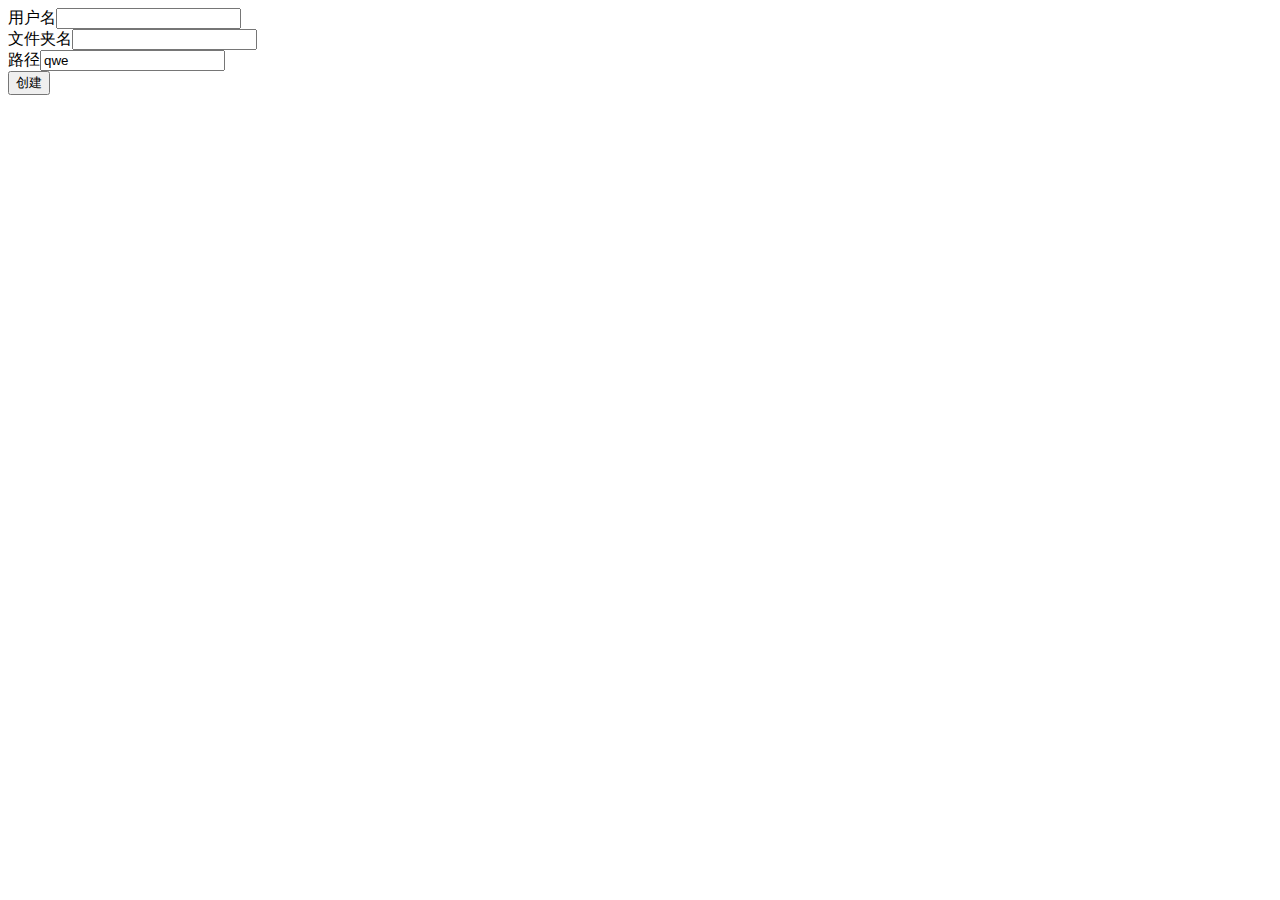
<file: createfolder.html>
<!DOCTYPE html>
<html lang="en">
<head>
    <meta charset="UTF-8">
    <meta http-equiv="X-UA-Compatible" content="IE=edge">
    <meta name="viewport" content="width=device-width, initial-scale=1.0">
    <title>Document</title>
    <script src="js/jquery-3.6.0.min.js"></script>
</head>
<body>
    用户名<input type="text" id="userName"><br/>
    文件夹名<input type="text" id="folderName"><br/>
    路径<input type="text" id="path" value="qwe"><br/>
    <input type="button" onclick="kk()" value="创建">
</body>
</html>
<script>
    function kk(){
        $.post({
            url:"http://10.10.226.44:5001/createFolder",
            data:{
                userName:$("#userName").val(),
                folderName:$("#folderName").val(),
                path:$("#path").val()
            },
            success:(e)=>{
                alert(e['code']+"\r\n"+e['msg']+"\r\n"+e["data"])
                console.dir(e)
            }
        })
    }
</script>
</file>
<file: anime-master/documentation/assets/css/animejs.css>
@font-face {
 font-family: "Roobert";
 font-weight: 400;
 font-style: normal;
 src: url("../fonts/Roobert-Regular.woff2") format("woff2");
}

@font-face {
 font-family: "Roobert";
 font-weight: 400;
 font-style: italic;
 src: url("../fonts/Roobert-Regular.woff2") format("woff2");
}

@font-face {
 font-family: "Roobert";
 font-weight: 600;
 font-style: normal;
 src: url("../fonts/Roobert-SemiBold.woff2") format("woff2");
}

@font-face {
 font-family: "Roobert";
 font-weight: 600;
 font-style: italic;
 src: url("../fonts/Roobert-SemiBoldItalic.woff2") format("woff2");
}

@font-face {
  font-family: "InputMono";
  src: url("../fonts/InputMono-Regular.woff2") format("woff2"),
      url("../fonts/InputMono-Regular.woff") format("woff");
  font-weight: normal;
  font-style: normal;
}

@font-face {
  font-family: "InputMono";
  src: url("../fonts/InputMono-Bold.woff2") format("woff2"),
      url("../fonts/InputMono-Bold.woff") format("woff");
  font-weight: bold;
  font-style: normal;
}

@font-face {
  font-family: "InputMono";
  src: url("../fonts/InputMono-BoldItalic.woff2") format("woff2"),
      url("../fonts/InputMono-BoldItalic.woff") format("woff");
  font-weight: bold;
  font-style: italic;
}

@font-face {
  font-family: "InputMono";
  src: url("../fonts/InputMono-Italic.woff2") format("woff2"),
      url("../fonts/InputMono-Italic.woff") format("woff");
  font-weight: normal;
  font-style: italic;
}

*, *:before, *:after {
  box-sizing: border-box;
  margin: 0;
  padding: 0;
  border: 0;
  font: inherit;
  vertical-align: baseline;
}

html,
body {
  background-color: #252423;
  color: #F6F4F2;
}

body {
  font-family: Roobert, Helvetica Neue, Helvetica, Arial, sans-serif;
  font-weight: 400;
  font-feature-settings:"tnum" 1, "ss03" 1;
  -webkit-font-smoothing: antialiased;
}

h1, h2 {
  font-weight: 600;
}

input {
  font-family: Roobert, Helvetica Neue, Helvetica, Arial, sans-serif;
  font-variant-numeric: tabular-nums;
}

sup {
  vertical-align: super;
  font-size: .625em;
}

strong {
  font-weight: 600;
}

.color-white { color: #F6F4F2; } /* White */
.color-black { color: #2E2C2C; } /* Black */
.color-red, .color-targets { color: #FF4B4B; }/* red: */
.color-orange, .color-properties { color: #FF8F42; }/* orange: */
.color-lightorange, .color-prop-params { color: #FFC730; }/* lightorange: */
.color-yellow, .color-anim-params { color: #F6FF56; }/* yellow: */
.color-citrus, .color-values { color: #A4FF4F; }/* citrus: */
.color-green, .color-keyframes { color: #18FF74; }/* green: */
.color-darkgreen, .color-staggering { color: #00D672; }/* darkgreen: */
.color-turquoise, .color-tl { color: #3CFFEC; }/* turquoise: */
.color-skyblue, .color-controls { color: #61C3FF; }/* skyblue: */
.color-kingblue, .color-callbacks { color: #5A87FF; }/* kingblue: */
.color-lavender, .color-svg { color: #8453E3; }/* lavender: */
.color-purple, .color-easings { color: #C26EFF; }/* purple: */
.color-pink, .color-helpers { color: #FB89FB; }/* pink: */

.anime-mini-logo {
  width: 100px;
  height: 24px;
  transform: scaleY(.5);
}
</file>
<file: anime-master/documentation/assets/css/anime-theme.css>
.hljs {
  display: block;
  color: #F6F4F2;
}

.hljs-comment,
.hljs-quote {
  color: #A2A09F;
  font-style: italic;
}

.hljs-doctag,
.hljs-keyword,
.hljs-formula {
  color: #B08CFF;
}

.hljs-section,
.hljs-name,
.hljs-selector-tag,
.hljs-deletion,
.hljs-subst {
  color: #FF7C72;
}

.hljs-literal {
  color: #1CE2B2;
}

.hljs-string,
.hljs-regexp,
.hljs-addition,
.hljs-attribute,
.hljs-attr,
.hljs-meta-string {
  color: #A6FF8F;
}

.hljs-built_in,
.hljs-class .hljs-title {
  color: #FBF38C;
}

.hljs-variable,
.hljs-template-variable,
.hljs-type,
.hljs-selector-class,
.hljs-selector-attr,
.hljs-selector-pseudo,
.hljs-number {
  color: #FF7C72;
}

.hljs-symbol,
.hljs-bullet,
.hljs-link,
.hljs-meta,
.hljs-selector-id,
.hljs-title {
  color: #61C3FF;
}

.hljs-emphasis {
  font-style: italic;
}

.hljs-strong {
  font-weight: bold;
}

.hljs-link {
  text-decoration: underline;
}
</file>
<file: anime-master/documentation/assets/css/documentation.css>
html,
body,
header {
  background-color: #252423;
}

body {
  position: absolute;
  width: 100%;
  height: 100%;
  color: white;
  font-variant-numeric: tabular-nums;
  -webkit-font-smoothing: antialiased;
  overflow-x: hidden;
}

.content {
  overflow: hidden;
  opacity: 0;
  display: flex;
  flex-direction: row;
  width: 100%;
  height: 100%;
  transition: opacity 1s ease;
}

.ready .content {
  opacity: 1;
}

/* Headers */

.header {
  position: absolute;
  z-index: 1;
  top: 0;
  width: 100%;
}

.logo {
  display: flex;
  justify-content: space-between;
  opacity: .8;
  width: 100%;
  height: 20px;
  text-decoration: none;
  color: currentColor;
}

.logo:visited {
  color: currentColor;
}

.logo svg {
  width: 100%;
  height: 100%;
}

.logo:hover {
  opacity: 1;
}

.version-number {
  opacity: .6;
  color: currentColor;
}

header {
  position: sticky;
  top: 0;
  z-index: 2;
  display: flex;
  align-items: center;
  justify-content: space-between;
  width: 100%;
  height: 60px;
  padding-left: 20px;
  padding-right: 20px;
  border-bottom: 1px solid rgba(0,0,0,.65);
}

h2 {
  font-size: 16px;
  letter-spacing: 1px;
  text-transform: uppercase;
  font-weight: 200;
}

/* Panes */

.pane {
  position: relative;
  height: 100%;
}

/* Sidebar */

.sidebar {
  display: flex;
  flex-direction: column;
  width: 240px;
  padding-top: 60px;
  border-right: 1px solid rgba(0,0,0,.65);
}

.sidebar-info {
  display: flex;
  justify-content: space-between;
  padding: 20px;
}

.navigation {
  overflow-y: auto;
  width: 100%;
  height: 100%;
  padding: 10px 0 20px 20px;
}

.navigation ul {
  height: 30px;
  overflow-y: hidden;
  -webkit-transition:opacity .4s ease;
  transition: opacity .4s ease;
}

.navigation ul li {
  position: relative;
}

.navigation ul li:before {
  content: "";
  display: block;
  position: absolute;
  top: 4px;
  left: 2px;
  width: 1px;
  height: calc(100% - 8px);
  background-color: white;
}

.navigation ul li:first-child:before {
  display: none;
}

.navigation a {
  display: block;
  padding-left: 10px;
  color: white;
  text-decoration: none;
  font-size: 14px;
  line-height: 20px;
  letter-spacing: .5px;
  text-transform: uppercase;
}

.navigation ul li:first-child a {
  padding-left: 0;
  padding-top: 10px;
  padding-bottom: 10px;
}

.navigation ul li a,
.navigation ul li:before {
  opacity: .4;
}

.navigation ul li a {
  transition: opacity .4s ease, color .4s ease;
}

.navigation ul.active a {
  opacity: .7;
}

.navigation ul li:hover a,
.navigation ul li:hover:before {
  transition: none;
  opacity: 1;
}

.navigation ul li.active a,
.navigation ul li.active:before {
  opacity: 1;
  color: currentColor;
}

.navigation ul li.active:before {
  background-color: currentColor;
}

.navigation ul.active li:first-child a,
.navigation ul.active li:first-child a:hover {
  opacity: 1;
  color: currentColor;
}

/* Info pane */

.demo-info {
  flex-direction: column;
  font-size: 16px;
  line-height: 22px;
}

.info-output {
  overflow-x: hidden;
  overflow-y: auto;
  position: relative;
  top: 0;
  width: 100%;
  height: calc(100% - 60px);
  padding: 20px;
}

.demo-info pre {
  font-variant-ligatures: none;
  -webkit-font-variant-ligatures: none;
}

.demo-info code {
  font-family: "Input Mono Reg", monospace;
  font-size: 14px;
  line-height: 22px;
  white-space: pre-wrap;
}

.demo-info p {
  margin-bottom: 20px;
}

.demo-info p,
.demo-info td {
  color: #F6F4F2;
}

.demo-info i {
  font-style: italic;
}

.demo-info a {
  text-decoration: none;
  border-bottom: 1px dotted currentColor;
  word-wrap: break-word;
  overflow-wrap: break-word;
}

.demo-info a:hover {
  border-bottom: 1px solid currentColor;
}

.demo-info a[href^="http"],
.demo-info a[href^="http"]:visited {
  color: #F6F4F2;
}

.demo-info p.bubble {
  display: inline-block;
  position: relative;
  padding: 8px 12px;
}

.demo-info p.bubble.warning {
  color: #FBF38C;
}

.demo-info p.bubble.info {
  color: #61C3FF;
}

.demo-info p.bubble:after {
  content: "";
  pointer-events: none;
  color: currentColor;
  display: inline-block;
  position: absolute;
  top: 0;
  left: 0;
  right: 0;
  bottom: 0;
  background-color: currentColor;
  border-radius: 3px;
  opacity: .05;
}

.demo-info code.hljs {
  display: inline-block;
}

.demo-info pre {
  margin-bottom: 20px;
}

.demo-info pre code {
  position: relative;
  display: inline-block;
  width: 100%;
  padding: 8px 12px;
  background-color: rgba(0,0,0,.2);
  border: 1px solid rgba(0,0,0,.2);
  border-radius: 3px;
}

.demo-info p code {
  position: relative;
  padding: 0 2px;
  height: 20px;
  background-color: rgba(0,0,0,.2);
  box-shadow: inset 0 0 1px rgba(0,0,0,.4);
  border-radius: 3px;
}

.demo-info table {
  margin-bottom: 20px;
  border: 1px solid rgba(255,255,255,.15);
  border-spacing: 0;
  border-radius: 3px;
}

.demo-info td {
  vertical-align: middle;
  padding: 8px 12px;
  border-left: 1px solid rgba(255,255,255,.15);
  border-top: 1px solid rgba(255,255,255,.15);
}

.demo-info thead td {
  text-transform: uppercase;
  font-size: 16px;
  line-height: 22px;
  letter-spacing: 1px;
  color: rgba(255,255,255,.4);
  border-top: none;
}

.demo-info td:first-child {
  border-left: none;
}

.code-preview {
  width: 100%;
  padding-top: 40px;
}

.code-preview h2 {
  margin-bottom: 20px;
}

/* Demos */

.demos {
  overflow-y: scroll;
  width: calc(50% - 240px);
  min-width: 330px;
}

article {
  width: 100%;
  display: flex;
  flex-direction: column;
  flex-wrap: wrap;
  align-items: flex-start;
  justify-content: flex-start;
}

.demo {
  position: relative;
  z-index: 1;
  display: flex;
  align-items: center;
  justify-content: center;
  width: 100%;
  min-height: 200px;
  padding-top: 35px;
  border-bottom: 1px solid rgba(0,0,0,.65);
  cursor: pointer;
}

.demo-description {
  display: none;
}

.demo.controls {
  padding-top: 50px;
}

.demo.active.controls {
  cursor: default;
}

.demo:before {
  content: "";
  position: absolute;
  z-index: 0;
  top: 0;
  left: 0;
  opacity: 0;
  display: block;
  width: 100%;
  height: 100%;
  background-color: currentColor;
}

.demo.active:before {
  opacity: .05;
}

.demo-content {
  position: relative;
  display: flex;
  flex-direction: column;
  justify-content: center;
  text-align: center;
  width: 290px;
  height: 100%;
}

.demo-content.vertical {
  flex-direction: row;
}

.demo-title {
  position: absolute;
  top: 0;
  left: 20px;
  width: calc(100% - 40px);
  padding: 23px 0;
  font-size: 14px;
  letter-spacing: 2px;
  text-transform: uppercase;
  color: #F6F4F2;
  opacity: .9;
}

.active .demo-title {
  color: currentColor;
  opacity: 1;
}

.line {
  width: 100%;
  padding: 1px 0px;
}

.line.align-center {
  display: flex;
  justify-content: center;
}

.grid {
  display: flex;
  flex-wrap: wrap;
}

.controls {
  opacity: .4;
  display: flex;
  align-items: center;
  justify-content: center;
  padding-top: 20px;
  padding-bottom: 10px;
}

.controls button {
  position: relative;
  display: block;
  margin: 0 0 0 -1px;
  padding: 5px 10px;
  font-size: 14px;
  text-transform: uppercase;
  border: 1px solid currentColor;
  background-color: transparent;
  color: currentColor;
}

.controls button:focus {
  outline: none;
}

.active .controls {
  opacity: 1;
}

.active .controls button:after {
  content: '';
  opacity: 0;
  position: absolute;
  left: 0;
  top: 0;
  display: block;
  width: 100%;
  height: 100%;
  background-color: currentColor;
}

.active .controls button:hover:after {
  opacity: .2;
}

.controls button.is-active:after,
.controls button.is-active:hover:after {
  opacity: .4;
}

.controls button:first-child {
  margin-left: 0;
}

.controls input {
  margin-left: 10px;
}

.text-output {
  padding-top: 10px;
  padding-bottom: 10px;
  font-size: 16px;
  color: currentColor;
  text-align: center;
  background-color: transparent;
  border: 1px solid currentColor;
}

.log {
  width: 100%;
  height: 100%;
  background: transparent;
  color: currentColor;
  border: none;
  font-size: 16px;
  text-align: center;
}

.bottom.log {
  padding-top: 10px;
  padding-bottom: 10px;
}

.logs {
  pointer-events: none;
  display: flex;
  flex-direction: column;
  align-items: center;
  position: absolute;
  width: 100%;
  height: auto;
}

.log:focus {
  outline: none;
}

input.progress {
  cursor: ew-resize;
}

input.progress[value] {
  position: relative;
  width: 100%;
  height: 27px;
  -webkit-appearance: none;
  background-color: transparent;
  color: currentColor;
}

input.progress[value]:focus {
  outline: none;
}

input.progress[value]:after {
  content: "";
  position: absolute;
  top: 13px;
  left: 0;
  width: 100%;
  height: 1px;
  background-color: currentColor;
}

input.progress[value]::-webkit-slider-thumb {
  -webkit-appearance: none;
  background-color: currentColor;
  border-radius: 50%;
  width: 16px;
  height: 16px;
}

.square,
.circle {
  pointer-events: none;
  position: relative;
  width: 28px;
  height: 28px;
  margin: 1px;
  background-color: currentColor;
  font-size: 14px;
}

.circle {
  border-radius: 50%;
}

.square.outline,
.circle.outline {
  background-color: transparent;
  border: 1px solid currentColor;
}

.triangle {
  pointer-events: none;
  position: relative;
  width: 0;
  height: 0;
  border-style: solid;
  border-width: 0 14px 24px 14px;
  border-color: transparent transparent currentColor transparent;
}

.small {
  width: 18px;
  height: 18px;
}

.small.triangle {
  border-width: 0 10px 17px 10px;
}

.large {
  width: 48px;
  height: 48px;
}

.stretched {
  height: 2px;
}

.shadow {
  position: absolute;
  opacity: .2;
}

.label {
  position: absolute;
  opacity: 0;
  display: flex;
  flex-direction: column;
  justify-content: center;
  text-align: left;
  width: 100%;
  height: auto;
  padding-left: 38px;
  transition: opacity .5s ease;
  white-space: nowrap
}

.demo.active .label {
  opacity: .2;
}

.small.label {
  height: 18px;
  padding-left: 28px;
}

.large.label {
  height: 48px;
  padding-left: 58px;
}

.motion-path {
  position: relative;
  width: 256px;
  margin: auto;
}

.follow-path {
  position: absolute;
  top: -9px;
  left: -9px;
}

.align-center {
  align-items: center;
}

.add-states-demo .el {
  border: 1px solid rgba(0,0,0,0);
}

#cssProperties .el {
  transform: translate3d(0,0,0);
}

/* Responsive */

.sidebar,
.demo-info {
  display: none;
}

.demos {
  top: 60px;
  width: 100%;
  min-width: auto;
  height: calc(100% - 60px);
  -webkit-overflow-scrolling: touch;
}

@media (min-width: 800px) {
  .header {
    width: 239px;
  }
  .demo-info {
    display: inherit;
    width: calc(100% - 380px);
  }
  .demos {
    top: 0;
    width: 380px;
    height: 100%;
  }
  .demos::-webkit-scrollbar {
    width: 1px;
    background-color: transparent;
  }

  .demos::-webkit-scrollbar-track {
    background-color: rgba(0,0,0,.65);
  }

  .demos::-webkit-scrollbar-thumb {
    background-color: rgba(255,255,255,.3);
  }

  .demos::-webkit-scrollbar-thumb:hover {
    background-color: rgba(255,255,255,.6);
  }
}

@media (min-width: 1100px) {
  .sidebar {
    display: inherit;
  }
  .demos {
    width: calc(50% - 240px);
  }
  .demo-info {
    width: 50%;
  }
}
</file>
